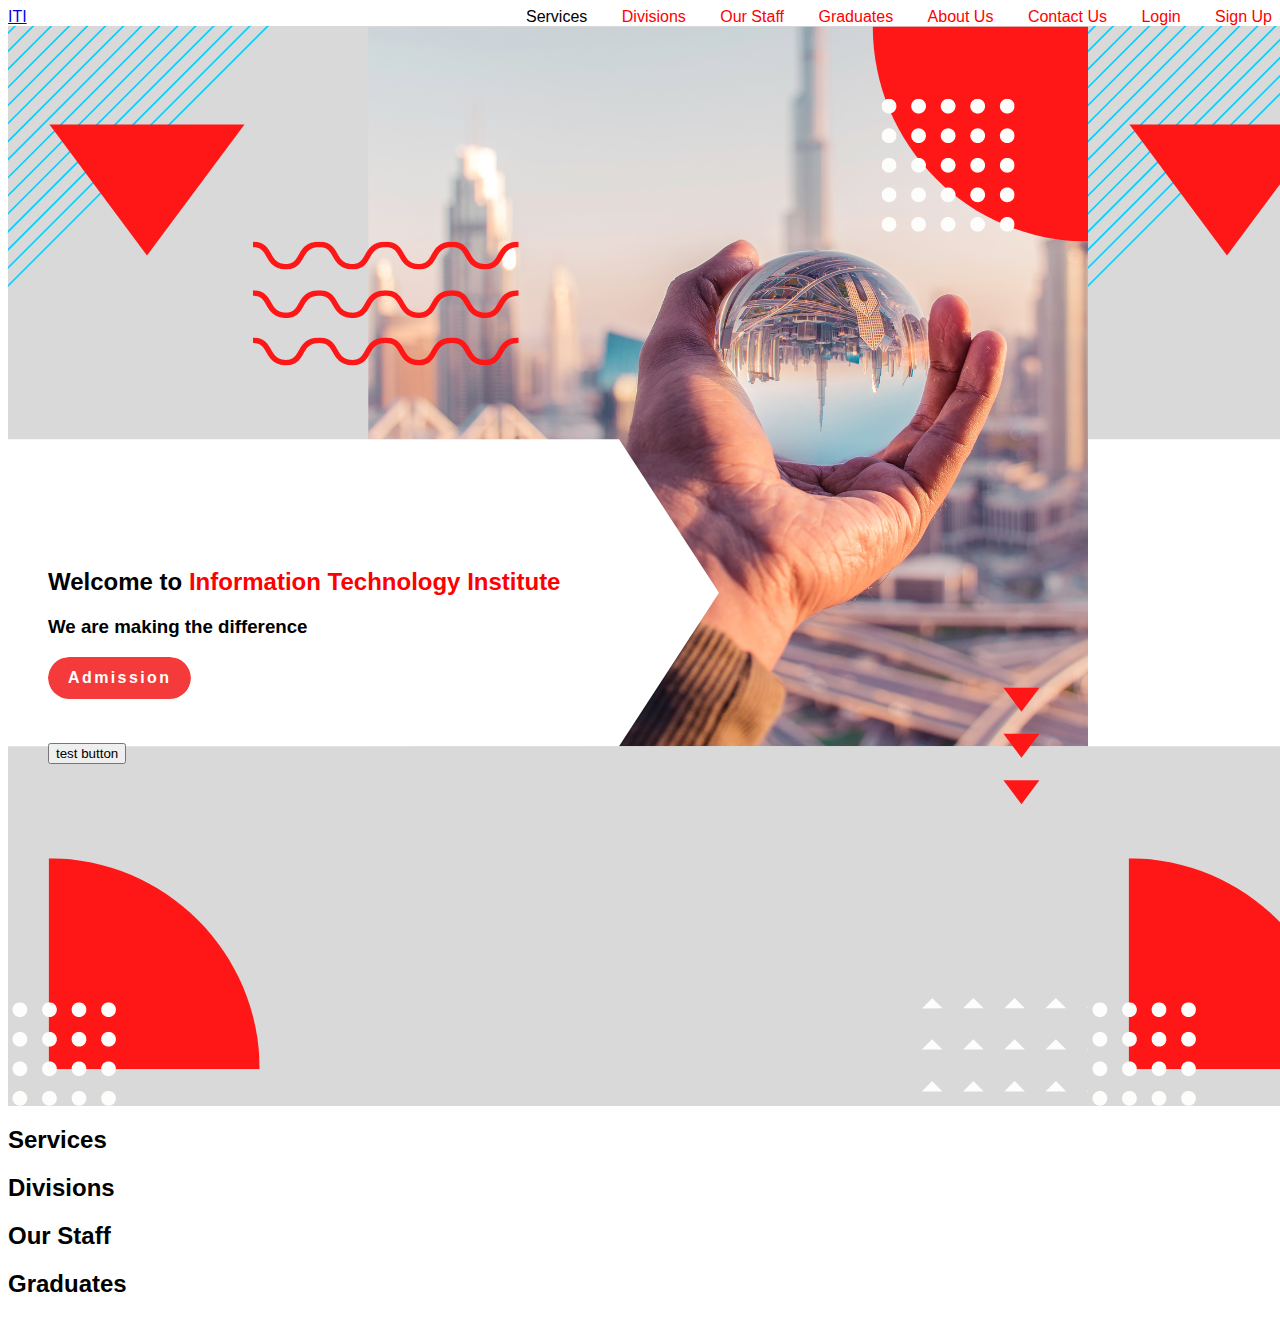
<file: AcademicSite/index.html>
<!DOCTYPE html>
<html lang="en">
<head>
    <meta charset="UTF-8">
    <meta http-equiv="X-UA-Compatible" content="IE=edge">
    <meta name="viewport" content="width=device-width, initial-scale=1.0">
    <title>ITI Web Page</title>
    <link rel="stylesheet" href="style.css">
</head>
<body>
    <header>
        <a href="#" alt="icon">ITI</a>
        <nav class="navigation">
            <a href="#" style="color: black;">Services</a>
            <a href="#">Divisions</a>
            <a href="#">Our Staff</a>
            <a href="#">Graduates</a>
            <a href="#">About Us</a>
            <a href="#">Contact Us</a>
            <a href="#">Login</a>
            <a href="/SignUp.html">Sign Up</a>
        </nav>
    </header>
    
    <section class="top">
        <div>
            <h2>Welcome to <span>Information Technology Institute</span></h2>
            <h3>We are making the difference</h3>
            <div class="container">
                <a href="/Admission.html" class="button" aria-label="admission button">Admission</a>
            </div>
            <button aria-label="admission button">
                test button
            </button>
        </div>
        
    </section>

    <section>
        <h2>Services</h2>
    </section>

    <section>
        <h2>Divisions</h2>
    </section>

    <section>
        <h2>Our Staff</h2>
    </section>

    <section>
        <h2>Graduates</h2>
    </section>

    <footer>

    </footer>

</body>
</html>
</file>
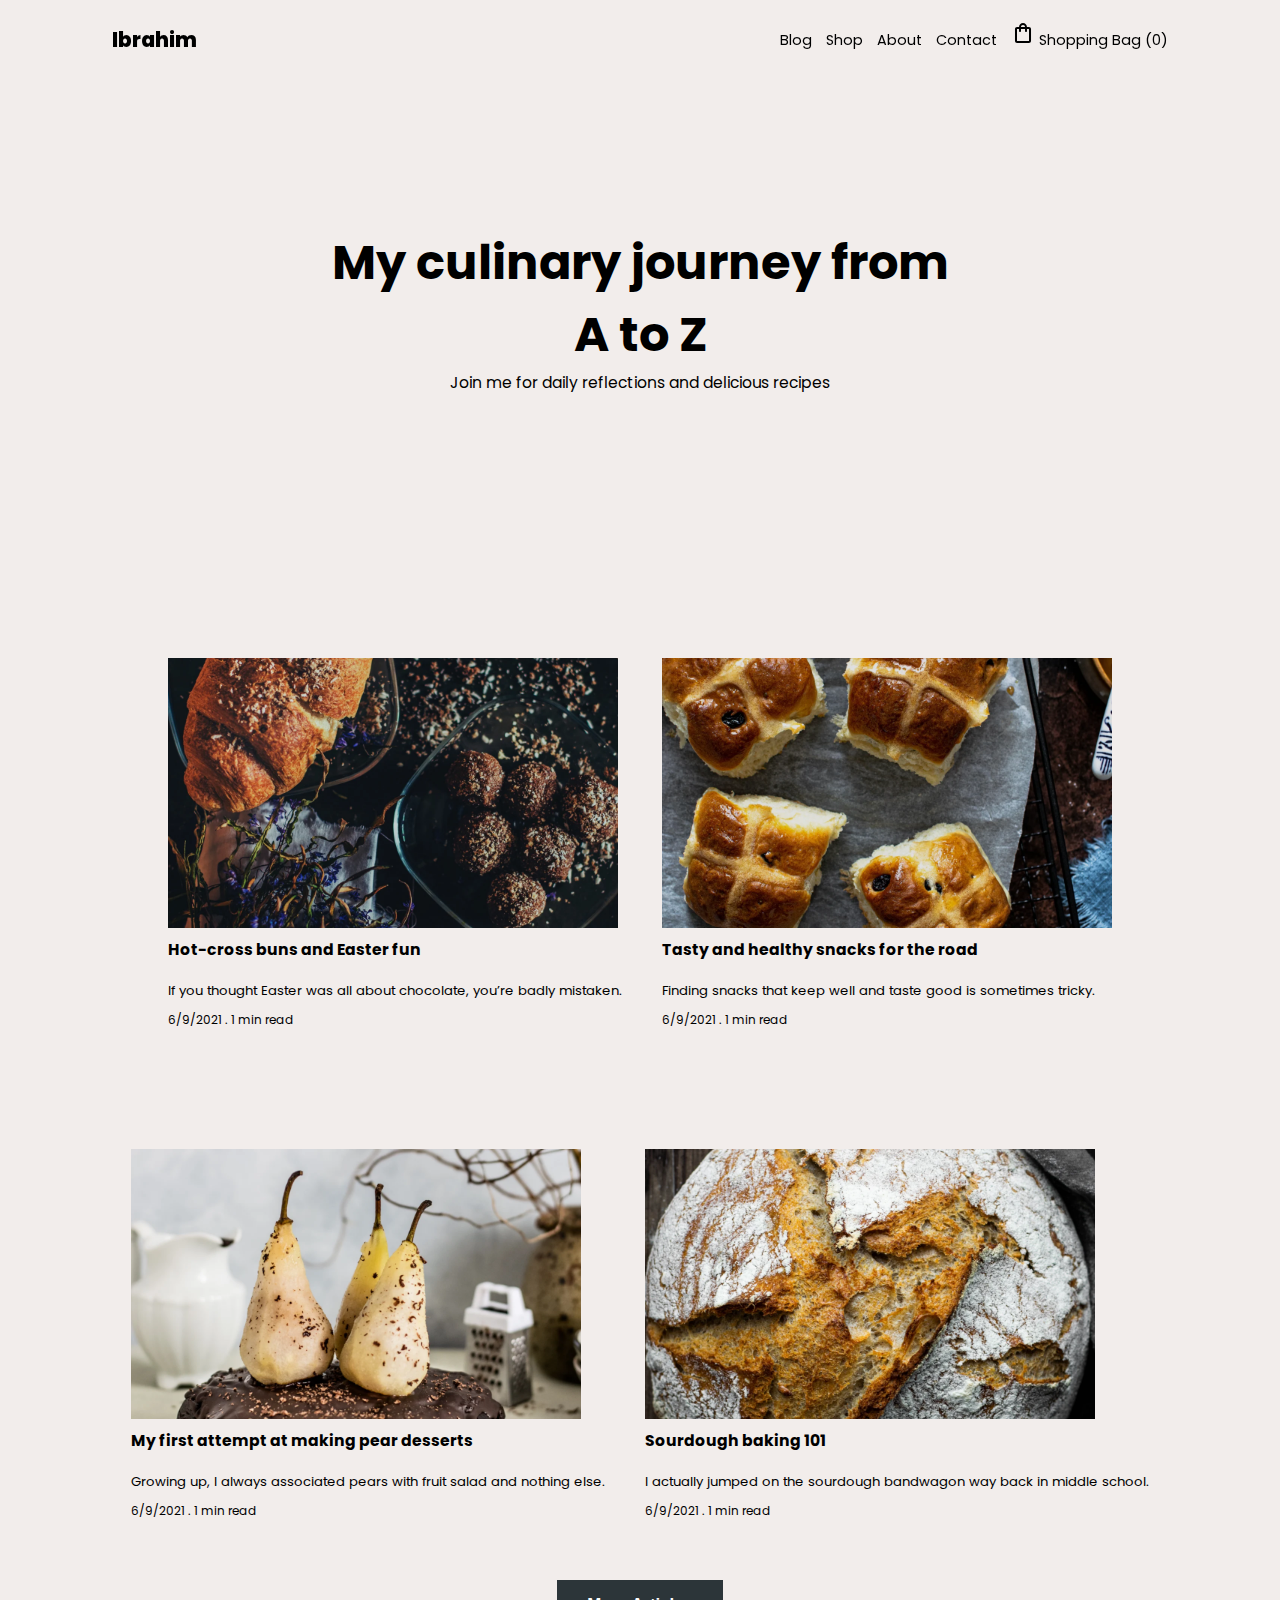
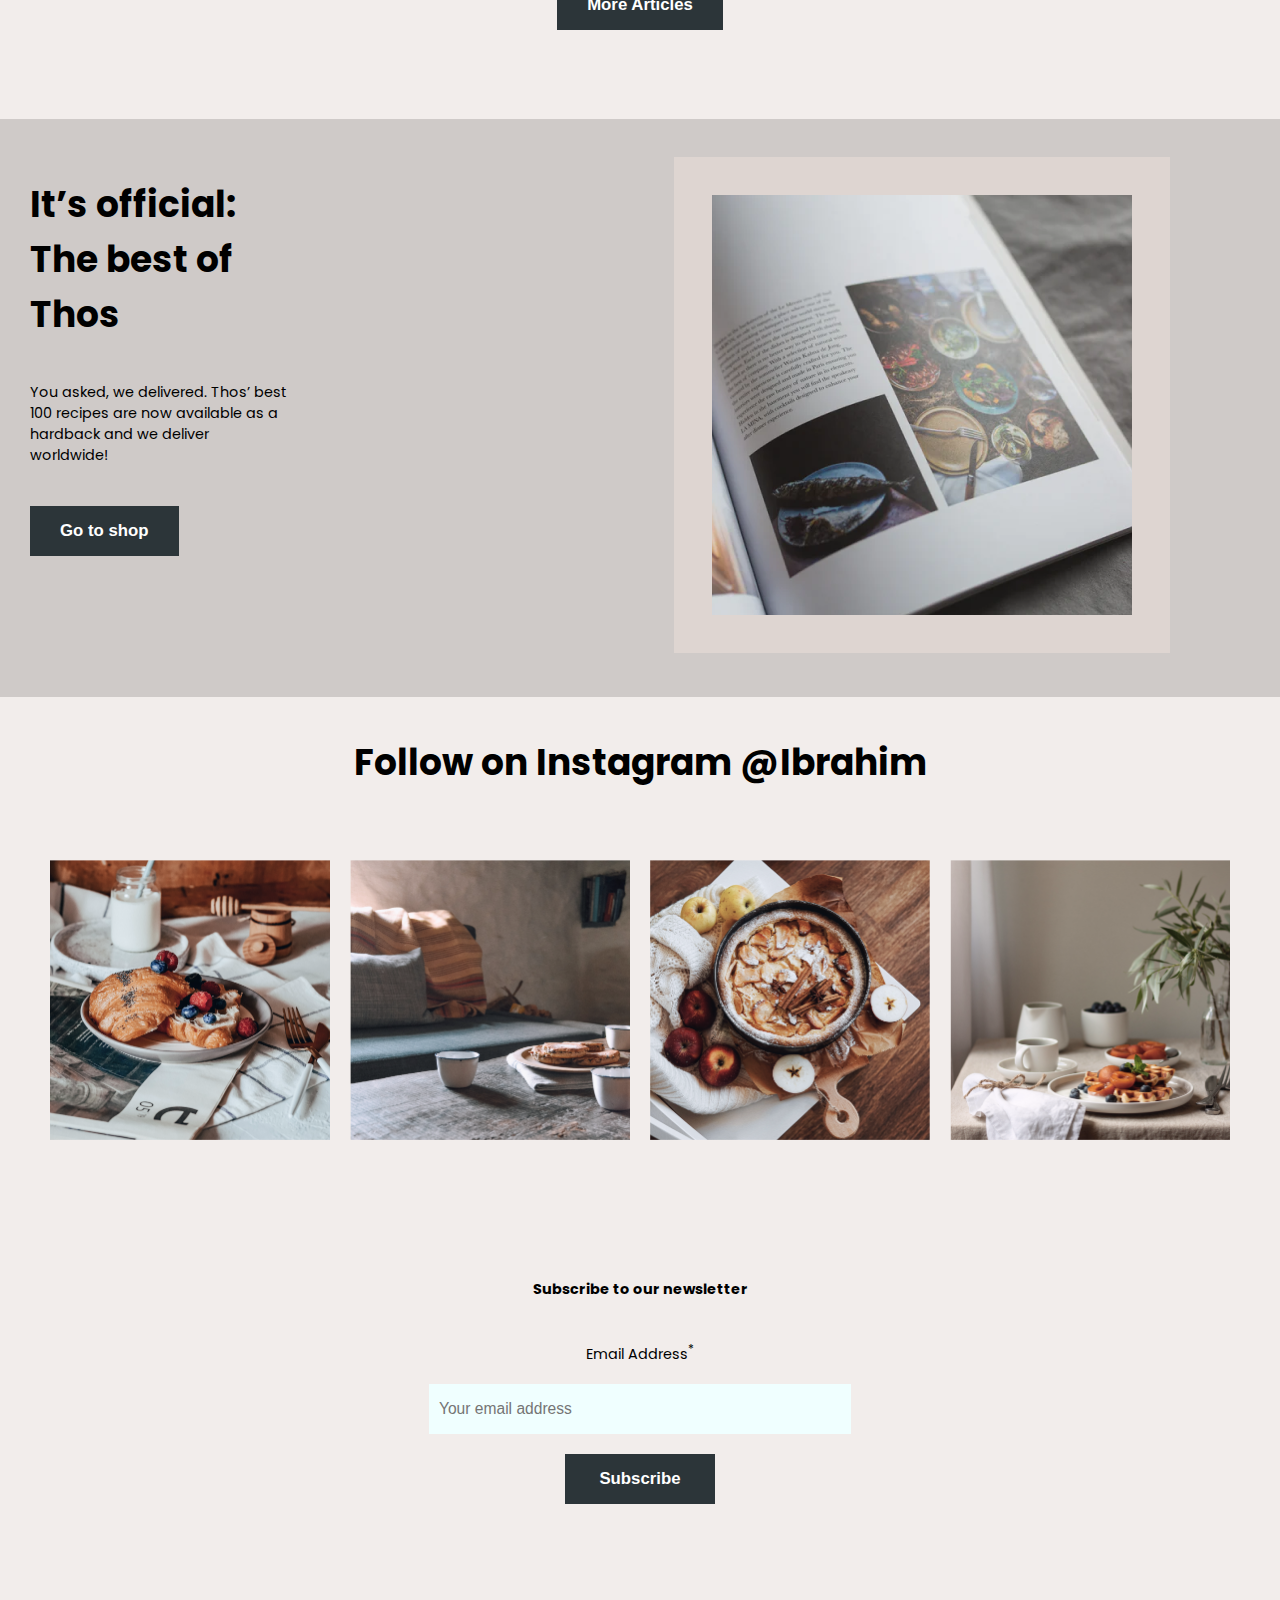
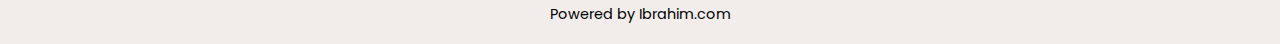
<file: FoodWebSiteHomePage/index.html>
<!DOCTYPE html>
<html lang="en">
<head>
    <meta charset="UTF-8">
    <meta http-equiv="X-UA-Compatible" content="IE=edge">
    <meta name="viewport" content="width=device-width, initial-scale=1.0">
    <title>Home</title>
    <link rel="stylesheet" href="style.css">
    <link href="https://fonts.googleapis.com/css?family=Material+Icons|Material+Icons+Outlined|Material+Icons+Two+Tone|Material+Icons+Round|Material+Icons+Sharp|Material+Symbols|Material+Symbols+Outlined" rel="stylesheet">
    <link rel="stylesheet" href="https://cdnjs.cloudflare.com/ajax/libs/font-awesome/6.1.1/css/all.min.css" integrity="sha512-KfkfwYDsLkIlwQp6LFnl8zNdLGxu9YAA1QvwINks4PhcElQSvqcyVLLD9aMhXd13uQjoXtEKNosOWaZqXgel0g==" crossorigin="anonymous" referrerpolicy="no-referrer" />
</head>
<body>
    <header>
        <div class="nav-bar">
            <div class="logo">
                <span>Ibrahim</span>
            </div>
            <div class="links">
                <a href="#">Blog</a>
                <a href="#">Shop</a>
                <a href="#">About</a>
                <a href="#">Contact</a>
                <a href="#">
                    <span class="material-icons-outlined">
                        shopping_bag
                    </span> Shopping Bag (0)
                </a>
            </div>
        </div>
    </header>
    <section class="main">
        <div class="title">
            <h1>My culinary journey from A to Z</h1>
            <p>Join me for daily reflections and delicious recipes</p>
        </div>
    </section>
    <section>
        <div class="articles">
            <div class="articles-section">
                <div class="posts">
                    <img src="images/post1.webp" alt="">
                    <h3>Hot-cross buns and Easter fun</h3>
                    <p>If you thought Easter was all about chocolate, you’re badly mistaken.</p>
                    <span>6/9/2021 . 1 min read</span>
                </div>
                <div class="posts">
                    <img src="images/post2.webp" alt="">
                    <h3>Tasty and healthy snacks for the road</h3>
                    <p>Finding snacks that keep well and taste good is sometimes tricky.</p>
                    <span>6/9/2021 . 1 min read</span>
                </div>
            </div>
            <div class="articles-section">
                <div class="posts">
                    <img src="images/post3.webp" alt="">
                    <h3>My first attempt at making pear desserts</h3>
                    <p>Growing up, I always associated pears with fruit salad and nothing else.</p>
                    <span>6/9/2021 . 1 min read</span>
                </div>
                <div class="posts">
                    <img src="images/post4.webp" alt="">
                    <h3>Sourdough baking 101</h3>
                    <p>I actually jumped on the sourdough bandwagon way back in middle school.</p>
                    <span>6/9/2021 . 1 min read</span>
                </div>
            </div>
        </div>
        <div class="more">
            <button class="btn">
                More Articles
            </button>
        </div>
    </section>
    <section class="news-feed-sec">
        <div class="news-feed">
            <div class="text">
                <h2>It’s official: The best of Thos</h2>
                <p>You asked, we delivered. Thos’ best 100 recipes are now available as a hardback and we deliver worldwide!</p>
                <div class="news-feed-btn">
                    <button class="btn">Go to shop</button>
                </div>
            </div>
            <div class="img1">
                <img src="images/img1.webp" alt="">
            </div>
        </div>
    </section>
    <section>
        <div class="follow-sec">
            <h2>Follow on Instagram @Ibrahim</h2>
        <div class="img2">
            <img src="images/img2_1.webp" alt="">
            <img src="images/img2_2.webp" alt="">
            <img src="images/img2_3.webp" alt="">
            <img src="images/img2_4.webp" alt="">
        </div>
        </div>
    </section>
    <footer>
        <div class="footer-content">
            <h4>Subscribe to our newsletter</h4>
            <div class="email">
                <label for="email">Email Address<sup>*</sup></label>
                <input type="email" name="email" id="email" placeholder="Your email address">
                <button class="btn">Subscribe</button>
            </div>
            <div class="social-links">
                <a href="#"><i class="fa-brands fa-instagram"></i></a>
                <a href="#"><i class="fa-brands fa-facebook"></i></a>
                <a href="#"><i class="fa-brands fa-twitter"></i></a>
                <a href="#"><i class="fa-brands fa-pinterest-p"></i></a>
            </div>
            <span>Powered by Ibrahim.com</span>
        </div>

    </footer>
</body>
</html>
</file>
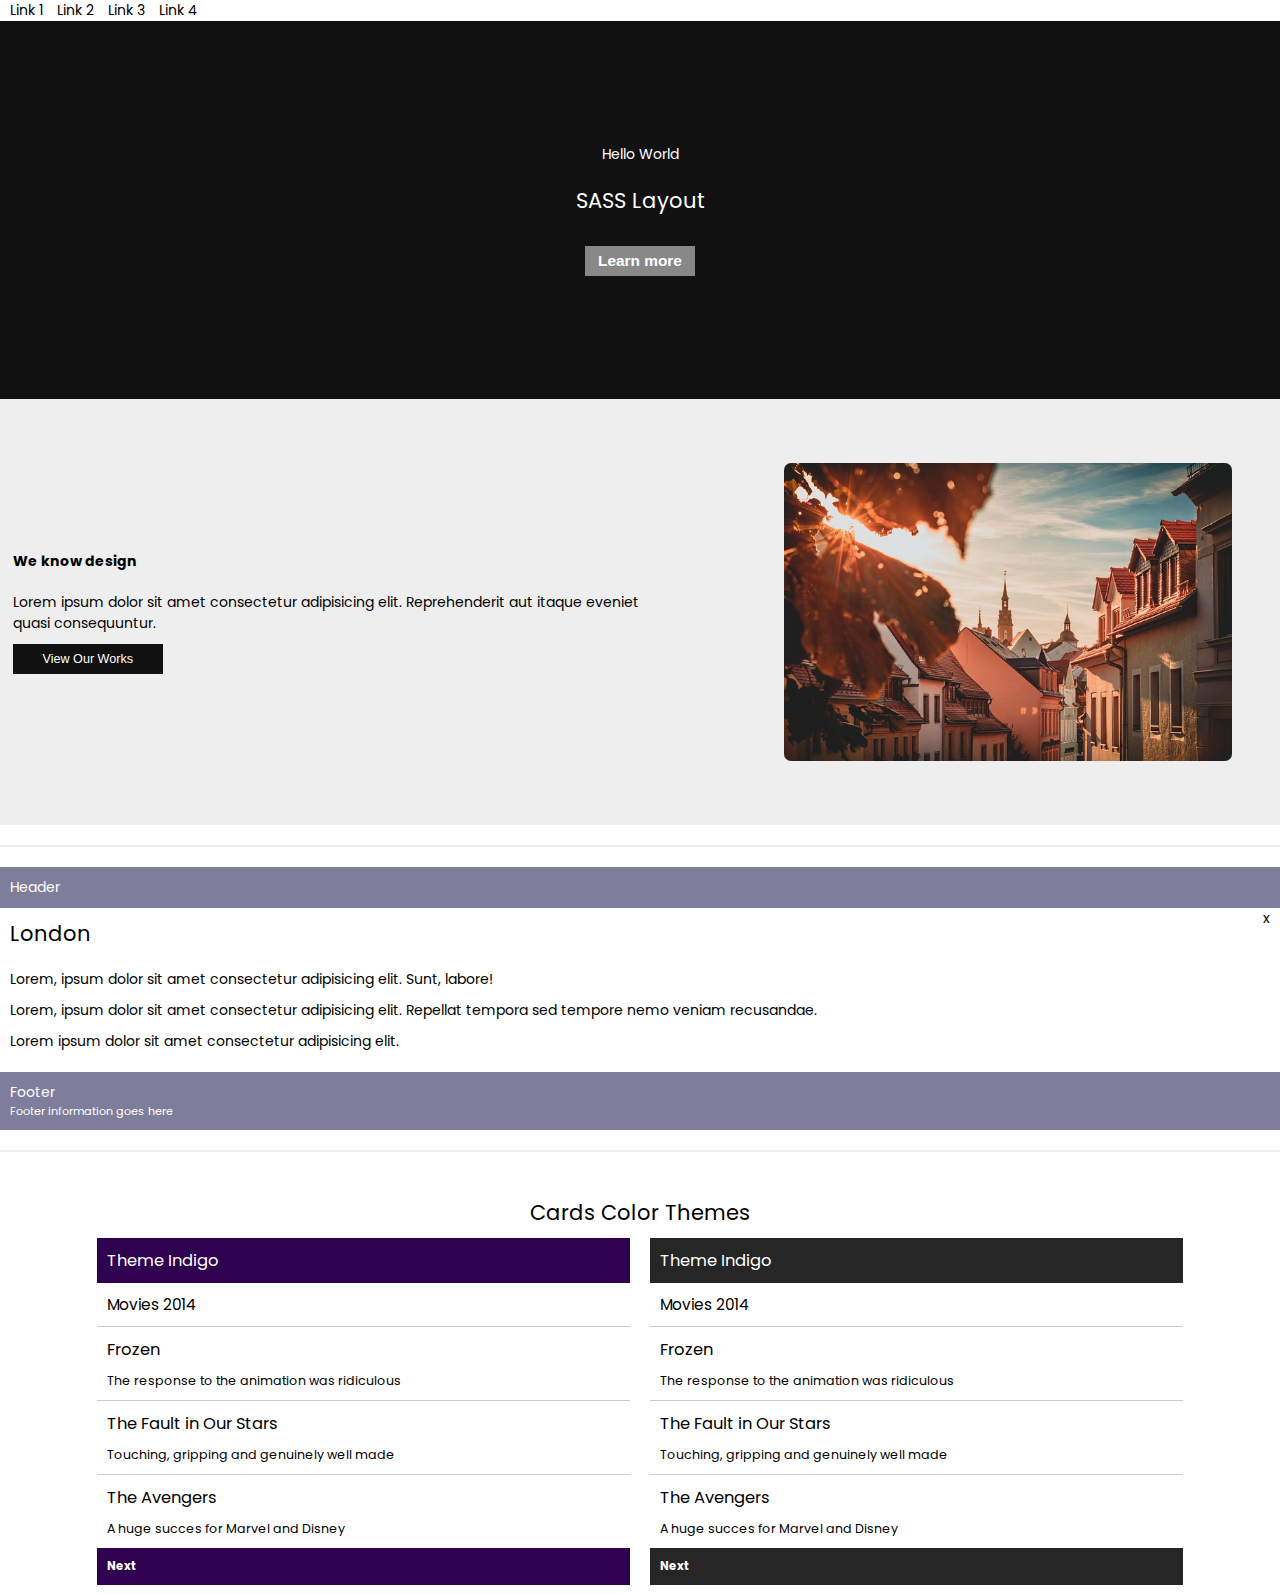
<file: PageLayout(SCSS)/index.html>
<!DOCTYPE html>
<html lang="en">
<head>
    <meta charset="UTF-8">
    <meta http-equiv="X-UA-Compatible" content="IE=edge">
    <meta name="viewport" content="width=device-width, initial-scale=1.0">
    <title>Document</title>
    <link rel="stylesheet" href="styles/style.css">
</head>
<body>
    <div class="row" id="nav-bar">
        <div class="col-3">
            <a href="#">Link 1</a>
            <a href="#">Link 2</a>
            <a href="#">Link 3</a>
            <a href="#">Link 4</a>
        </div>
    </div>
    <div class="row" id="cover">
        <div class="col-3">
            <h4>Hello World</h4>
            <h2>SASS Layout</h2>
            <button class="btn">
                Learn more
            </button>
        </div>
    </div>
    <div class="row" id="main">
        <div class="col-6" id="main__content">
            <h4>We know design</h4>
            <p>Lorem ipsum dolor sit amet consectetur adipisicing elit. Reprehenderit aut itaque eveniet quasi consequuntur.</p>
            <button class="btn-2">
                View Our Works
            </button>
        </div>
        <div class="col-6">
            <img class="main__img" src="./images/img.jpeg">
        </div>
    </div>
    <div class="row" id="break"></div>
    <div class="row" id="blog-hd-border">
        <div class="col-12">
            <span>Header</span>
        </div>
    </div>
    <div class="row" id="blog-body">
        <div class="col-12">
            <h2>London</h2>
            <span>x</span>
        </div>
    </div>
    <div class="row" id="blog-body-para">
        <div class="col-12">
            <p>Lorem, ipsum dolor sit amet consectetur adipisicing elit. Sunt, labore!</p>
            <p>Lorem, ipsum dolor sit amet consectetur adipisicing elit. Repellat tempora sed tempore nemo veniam recusandae.</p>
            <p>Lorem ipsum dolor sit amet consectetur adipisicing elit.</p>
        </div>
    </div>
    <div class="row" id="blog-ft-border">
        <div class="col-12">
            <span>Footer</span>
            <span>Footer information goes here</span>
        </div>
    </div>
    <div class="row" id="break"></div>
    <div class="row" id="cards-title">
        <div class="col-3">
            <h2>Cards Color Themes</h2>
        </div>
    </div>
    <div class="row" id="cards-section">
        <div class="col-5 card card--indigo">
            <h3 class="card__head card__head--indigo">
                Theme Indigo
            </h3>
            <h3 class="card__sub-head">
                Movies 2014
            </h3>
            <div class="card__movie">
                <h3 class="card__movie__title">
                    Frozen
                </h3>
                <p class="card__movie__review">
                    The response to the animation was ridiculous
                </p>
            </div>
            <div class="card__movie">
                <h3 class="card__movie__title">
                    The Fault in Our Stars
                </h3>
                <p class="card__movie__review">
                    Touching, gripping and genuinely well made
                </p>
            </div>
            <div class="card__movie">
                <h3 class="card__movie__title">
                    The Avengers
                </h3>
                <p class="card__movie__review">
                    A huge succes for Marvel and Disney
                </p>
            </div>
            <div class="card__footer card__footer--indigo">
                <h5>Next</h5>
            </div>
        </div>
        <div class="col-5 card card--black">
            <h3 class="card__head card__head--black">
                Theme Indigo
            </h3>
            <h3 class="card__sub-head">
                Movies 2014
            </h3>
            <div class="card__movie">
                <h3 class="card__movie__title">
                    Frozen
                </h3>
                <p class="card__movie__review">
                    The response to the animation was ridiculous
                </p>
            </div>
            <div class="card__movie">
                <h3 class="card__movie__title">
                    The Fault in Our Stars
                </h3>
                <p class="card__movie__review">
                    Touching, gripping and genuinely well made
                </p>
            </div>
            <div class="card__movie">
                <h3 class="card__movie__title">
                    The Avengers
                </h3>
                <p class="card__movie__review">
                    A huge succes for Marvel and Disney
                </p>
            </div>
            <div class="card__footer card__footer--black">
                <h5>Next</h5>
            </div>
        </div>
    </div>
</body>
</html>
</file>
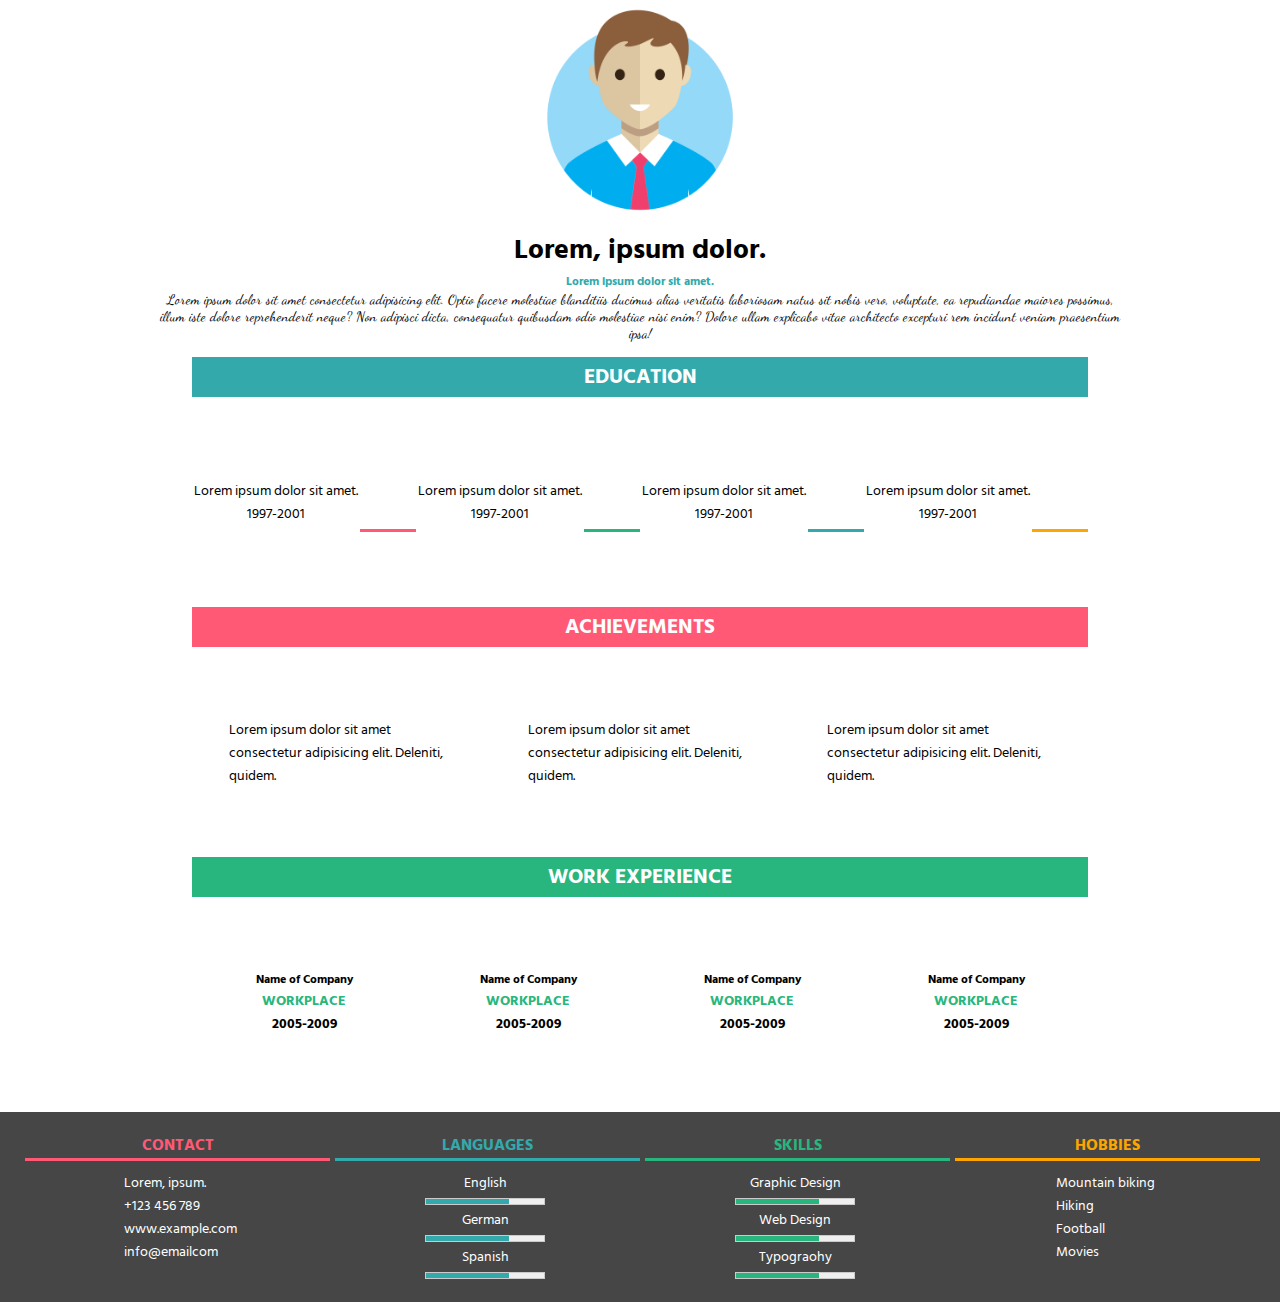
<file: Resume_v2(SCSS)/index.html>
<!DOCTYPE html>
<html lang="en">
<head>
    <meta charset="UTF-8">
    <meta http-equiv="X-UA-Compatible" content="IE=edge">
    <meta name="viewport" content="width=device-width, initial-scale=1.0">
    <title>Resume</title>
    <link rel="stylesheet" href="style.css">
    <style>
        row{
            display: flex;
        }
        /* [class*=col] */
        .col-1{
            width: 6.25%;
        }
        .col-2{
            width: 12.5%;
        }
        .col-3{
            width: 18.75%;
        }
        .col-4{
            width: 25%;
        }
        .col-5{
            width: 31.25%;
        }
        .col-6{
            width: 37.5%;
        }
        .col-7{
            width: 43.75%;
        }
        .col-8{
            width: 50%;
        }
        .col-9{
            width: 56.25%;
        }
        .col-10{
            width: 62.5%;
        }
        .col-11{
            width: 68.75%;
        }
        .col-12{
            width: 75%;
        }
        .col-13{
            width: 81.25%;
        }
        .col-14{
            width: 87.5%;
        }
        .col-15{
            width: 93.75%;
        }
        .col-16{
            width: 100%;
        }

    </style>
    <link rel="stylesheet" href="https://cdnjs.cloudflare.com/ajax/libs/font-awesome/6.2.0/css/all.min.css" integrity="sha512-xh6O/CkQoPOWDdYTDqeRdPCVd1SpvCA9XXcUnZS2FmJNp1coAFzvtCN9BmamE+4aHK8yyUHUSCcJHgXloTyT2A==" crossorigin="anonymous" referrerpolicy="no-referrer" />
</head>
<body>
    <div class="row">
        <div id="profileImg" class="col-16 profileImg">
            <img src="./male.png" alt="">
            <img src="./download.jpeg" alt="">
        </div>
    </div>
    <div class="row profileInfo">
        <div class="col-16">
            <h1>Lorem, ipsum dolor.</h1>
            <h5>Lorem ipsum dolor sit amet.</h5>
            <p>Lorem ipsum dolor sit amet consectetur adipisicing elit. Optio facere molestiae blanditiis ducimus alias veritatis laboriosam natus sit nobis vero, voluptate, ea repudiandae maiores possimus, illum iste dolore reprehenderit neque? Non adipisci dicta, consequatur quibusdam odio molestiae nisi enim? Dolore ullam explicabo vitae architecto excepturi rem incidunt veniam praesentium ipsa!</p>
        </div>
    </div>
    <div class="row cv-section eduTitle">
        <div class="col-16">
            <h2>EDUCATION</h2>
        </div>
    </div>
    <div class="row cv-section eduBody">
        <div class="col-3">
            <p>Lorem ipsum dolor sit amet.</p>
            <span>1997-2001</span>
        </div>
        <div class="col-1">
            <span></span>
        </div>
        <div class="col-3">
            <p>Lorem ipsum dolor sit amet.</p>
            <span>1997-2001</span>
        </div>
        <div class="col-1">
            <span></span>
        </div>
        <div class="col-3">
            <p>Lorem ipsum dolor sit amet.</p>
            <span>1997-2001</span>
        </div>
        <div class="col-1">
            <span></span>
        </div>
        <div class="col-3">
            <p>Lorem ipsum dolor sit amet.</p>
            <span>1997-2001</span>
        </div>
        <div class="col-1">
            <span></span>
        </div>
    </div>
    <div class="row cv-section achTitle">
        <div class="col-16">
            <h2>ACHIEVEMENTS</h2>
        </div>
    </div>
    <div class="row cv-section achBody">
        <div class="col-4">
            <p class="achevP">Lorem ipsum dolor sit amet consectetur adipisicing elit. Deleniti, quidem.</p>
        </div>
        <div class="col-4">
            <p class="achevP">Lorem ipsum dolor sit amet consectetur adipisicing elit. Deleniti, quidem.</p>
        </div>
        <div class="col-4">
            <p class="achevP">Lorem ipsum dolor sit amet consectetur adipisicing elit. Deleniti, quidem.</p>
        </div>
    </div>
    <div class="row cv-section workTitle">
        <div class="col-16">
            <h2>WORK EXPERIENCE</h2>
        </div>
    </div>
    <div class="row cv-section workBody">
        <div class="col-4">
            <h5>Name of Company</h5>
            <span class="workPlace">WORKPLACE</span>
            <span>2005-2009</span>
        </div>
        <div class="col-4">
            <h5>Name of Company</h5>
            <span class="workPlace">WORKPLACE</span>
            <span>2005-2009</span>
        </div>
        <div class="col-4">
            <h5>Name of Company</h5>
            <span class="workPlace">WORKPLACE</span>
            <span>2005-2009</span>
        </div>
        <div class="col-4">
            <h5>Name of Company</h5>
            <span class="workPlace">WORKPLACE</span>
            <span>2005-2009</span>
        </div>
    </div>

    <div class="row footer">
        <div class="col-4">
            <h3>CONTACT</h3>
            <ul>
                <li><i class="fa-solid fa-house-user"></i>Lorem, ipsum.</li>
                <li><i class="fa-solid fa-phone"></i>+123 456 789</li>
                <li><i class="fa-solid fa-at"></i>www.example.com</li>
                <li><i class="fa-brands fa-chrome"></i>info@emailcom</li>
            </ul>
        </div>
        <div class="col-4">
            <h3>LANGUAGES</h3>
        <div class="footerMeter">
            <label for="English">
                English
            </label>
            <meter class="lanMeter" min="0" max="1" value="0.7"></meter>
        </div>
        <div class="footerMeter">
            <label for="German">
                German
            </label>
            <meter class="lanMeter" min="0" max="1" value="0.7"></meter>
        </div>
        <div class="footerMeter">
            <label for="Spanish">
                Spanish
            </label>
            <meter class="lanMeter" min="0" max="1" value="0.7"></meter>
        </div>
        </div>
        <div class="col-4">
            <h3>SKILLS</h3>
                <div class="footerMeter">
                    <label for="GraphicDesign">
                        Graphic Design
                    </label>
                    <meter id="GraphicDesign" class="skillMeter" min="0" max="1" value="0.7"></meter>
                </div>
                <div class="footerMeter">
                    <label for="German">
                        Web Design
                    </label>
                    <meter id="WebDesign" class="skillMeter" min="0" max="1" value="0.7"></meter>
                </div>
                <div class="footerMeter">
                    <label for="Spanish">
                        Typograohy
                    </label>
                    <meter id="Typograohy" class="skillMeter" min="0" max="1" value="0.7"></meter>
                </div>
        </div>
        <div class="col-4">
             <h3>HOBBIES</h3>
           <ul>
                <li>Mountain biking</li>
                <li>Hiking</li>
                <li>Football</li>
                <li>Movies</li>
            </ul>
        </div>
    </div>
</body>
</html>
</file>
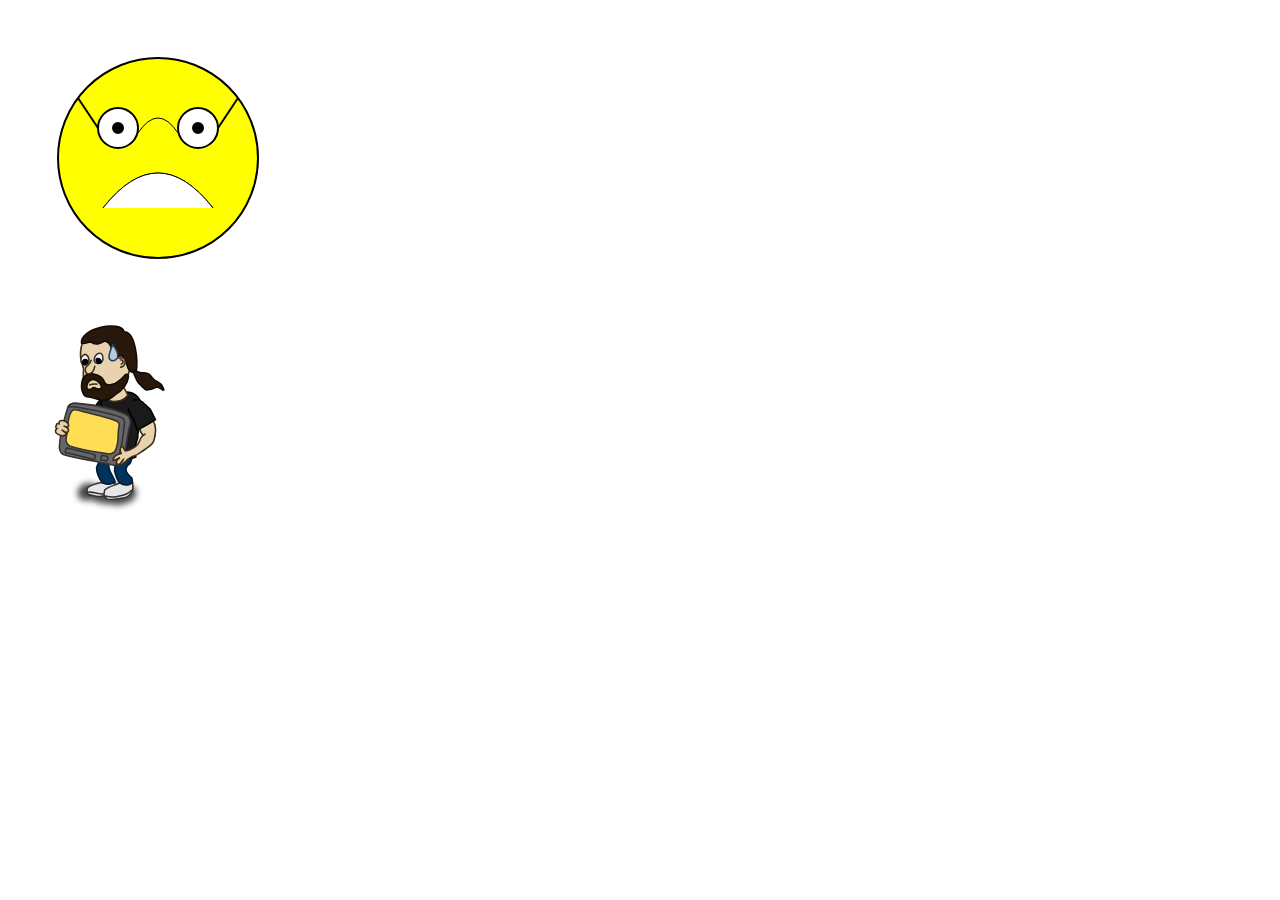
<file: SVGDemo/index.html>
<!DOCTYPE html>
<html lang="en">
<head>
    <meta charset="UTF-8">
    <meta http-equiv="X-UA-Compatible" content="IE=edge">
    <meta name="viewport" content="width=device-width, initial-scale=1.0">
    <title>SVG draw</title>
</head>
<body>
    <svg width="300px" height="300px">
        <circle cx="150" cy="150" r="100" fill="yellow" stroke="black" stroke-width="2" />

        <circle id="c1" cx="110" cy="120" r="20" fill="white" stroke="black" stroke-width="2" />
        <circle cx="110" cy="120" r="5" fill="black" stroke="black" stroke-width="2" />

        <line x1="90" y1="120" x2="70" y2="90" style="stroke:black ;stroke-width:2" />
        
        <g transform="translate(120,75)">
            <path d="M 10 50 Q 30 20 50 50" stroke="black" fill="transparent"/>
        </g>

        <circle id="c2" cx="190" cy="120" r="20" fill="white" stroke="black" stroke-width="2" />
        <circle cx="190" cy="120" r="5" fill="black" stroke="black" stroke-width="2" />

        <line x1="210" y1="120" x2="230" y2="90" style="stroke:black ;stroke-width:2" />
        
        <g transform="translate(85,120)">
            <path d="M 10 80 Q 65 10 120 80" stroke="black" fill="white"/>
        </g>
        
        <g transform="translate(85,120)">
            <path d="M 10 80 Q 65 10 120 80" stroke="black" fill="white"/>
        </g>
        
    </svg>

    <div class="container" style="width: 200px;">
        <svg xmlns:rdf="http://www.w3.org/1999/02/22-rdf-syntax-ns#" xmlns="http://www.w3.org/2000/svg" xmlns:cc="http://creativecommons.org/ns#" xmlns:dc="http://purl.org/dc/elements/1.1/" xmlns:svg="http://www.w3.org/2000/svg" id="svg2" viewBox="0 0 128 128" version="1.0">
            <defs id="defs4">
              <filter id="filter3443" y="-.32663" width="1.2503" x="-.12514" height="1.6533">
                <feGaussianBlur id="feGaussianBlur3445" stdDeviation="1.9634296"/>
              </filter>
            </defs>
            <g id="layer1">
              <path id="path2651" filter="url(#filter3443)" fill-rule="evenodd" fill-opacity=".7284" d="m60.835 110.98c-1.872 0.61-6.114-0.64-8.895-1.33-2.357-0.59-4.728 1.17-5.782 2.22-1.414 1.42-1.726 4.22-1.335 5.78 0.832 3.33 5.383 3.11 7.561 2.67 2.008-0.4 4.245 1.29 6.227 1.78 2.276 0.57 4.263 0.89 7.116 0.89 2.9 0 4.684 1.44 7.561 0 2.231-1.11 4.29-0.77 6.226-2.22 1.513-1.14 2.227-3.13 2.669-4.89 0.784-3.14-1.877-3.61-3.558-4.45-2.161-1.08-5.907-0.42-7.561 0-1.773 0.44-3.316-2.23-5.782-2.23-1.999 0-1.059 1.78-4.447 1.78z"/>
              <path id="path2637" d="m59.602 109.09c-3.176 0.63-5.789 1.22-8.486 3.18-0.6 0.72-0.572 1.42-0.53 2.3 0.237 0.77 0.511 1.51 0.707 2.3 2.752 0.26 5.793 1.9 8.667 0.98 3.018 0.04 6.07-1.02 8.569-2.84 0.577-1.71-0.042-4.02-0.177-5.92-2.784 0.88-5.948 0.73-8.75 0z" fill-rule="evenodd" stroke="#333" stroke-width="1px" fill="#e6e6e6"/>
              <path id="path2639" stroke="#333" stroke-width="1px" fill="none" d="m51.293 115.37c3.252-0.56 6.502 1.57 9.887 1.12 3.144-0.1 4.775-2.39 7.084-2.54"/>
              <path id="path2641" d="m70.827 109.62c-2.53 1.35-6.339 2.05-8.839 4.16-0.427 0.89-0.409 1.93-0.53 2.91 0.144 1.3 0.905 2.11 1.856 2.92 2.567 0.99 5.429 0.22 8.043-0.27 2.295-0.08 5.001-0.6 6.599-2.35 2.47-2.31 2.056-4.51 1.798-7.72-2.975 0.22-5.944 0.35-8.927 0.35z" fill-rule="evenodd" stroke="#333" stroke-width="1px" fill="#e6e6e6"/>
              <path id="path2593" d="m61.906 53.551c-3.065 2.389-5.291 5.282-6.953 8.734-1.796 2.347-3.588 4.409-4.328 7.33 3.823 1.299 7.91 1.084 11.729 2.172 2.454-4.48 2.886-9.717 3.691-14.69" fill-rule="evenodd" stroke="#000" stroke-width="1px" fill="#1a1a1a"/>
              <path id="path2633" d="m70.666 87.471c-0.145 0.779-1.64 2.177-1.375 3.5 0.203 1.016-0.367 2.281-0.125 3.25-0.482 2.545-0.821 4.857-1 7.379 0.515 2.2 1.863 6.19 3.375 7.75 2.63 1.98 6.665 1.89 8.125-0.63-0.251-1-0.06-1.6-0.5-2.62-3.299-2.64-5.709-6.02-1.125-9.129 2.492-4.704 1.671-7.092 1.5-10.875-2.168-0.801-7.507-0.221-8.875 1.375z" fill-rule="evenodd" stroke="#00192e" stroke-width="1px" fill="#00325c"/>
              <path id="path2635" d="m59.541 87.346c-0.145 0.779-0.89 2.802-0.625 4.125 0.943 2.795-1.551 5.531-2.25 8.375 0.016 2.794 1.753 7.324 3.75 9.374 2.845 1.13 5.706 1.85 8.125-0.62-1.246-3.86-4.594-7.12-4-11.129 0.029-3.8 7.143-6.93 7-10.75-2.168-0.801-10.632-0.971-12 0.625z" fill-rule="evenodd" stroke="#00192e" stroke-width="1px" fill="#00325c"/>
              <path id="path2581" d="m81.835 92.695c-2.291-3.821 0.35-8.682 1.261-12.556-0.52-5.081 3.382-9.87 3.036-14.925-0.025-3.14-0.653-6.053-1.818-8.954-1.427-2.64-3.594-4.334-6.571-4.913-3.927 0.018-7.737-1.052-11.676-0.763-2.993 0.826-5.224 2.582-5.969 5.58-0.526 2.727-0.693 5.228-2.318 7.528-1.009 4.352-3.106 8.62-3.112 13.128 0.156 5.267-2.35 7.065-2.508 12.274 4.798-1.911 10.006 2.734 15.124 2.885 4.44-0.911 11.474 3.549 14.551 0.716z" fill-rule="evenodd" stroke="#000" stroke-width="1px" fill="#1a1a1a"/>
              <path id="path2550" d="m59.986 11.97c-10.427 0.7-14.048 7.877-13.535 16.832 0.137 1.872 1.27 5.491 1.869 7.312 0.051 3.668-0.652 6.494 0.686 9.98 1.621 4.952 5.205 7.389 10.164 8.12 4.325-0.401 10.039-2.297 13.064-5.561 4.371-4.143 5.301-10.683 6.6-16.434 0.216-5.419-2.766-10.356-4.658-15.258-2.526-5.331-9.048-6.138-14.19-4.991z" fill-rule="evenodd" stroke="#3f2d10" stroke-width="1px" fill="#e9d2af"/>
              <path id="path2554" d="m47.102 20c-1.361-9.789 25.23-14.995 27.198-7.32 7.579 0.029 9.026 19.332 7.638 26.112-7.781 0.488-4.395-8.815-9.08-10.746-1.961-0.34-2.497 1.183-4.129 1.72-3.685-2.006-0.633-9.227-6.491-11.225-2.692 1.324-6.082 3.311-9.168 0.669-2.459 0.18-3.813 1.475-5.968 0.79z" fill-rule="evenodd" stroke="#120a04" stroke-width="1px" fill="#28170b"/>
              <path id="path2556" d="m80.716 37.479c-1.575 0.115 1.547 5.526 1.899 6.597 0.547 1.66 3.788 3.919 4.996 5.307 1.027 1.179 4.961-0.299 5.969-0.79 1.696-0.826 3.799-0.022 4.661 0.723 2.689 2.325 0.924-1.231 0.173-2.494-0.59-0.992-3.043-2.205-4.111-2.89-1.814-1.165-2.273-2.625-3.835-3.974-1.49-1.288-3.157-1.188-5.039-1.05-1.176 0.085-3.254-1.246-4.713-1.429z" fill-rule="evenodd" stroke="#120a04" stroke-width="1px" fill="#28170b"/>
              <path id="path2619" d="m63.235 54.489c1.739 4.584 10.352 3.073 13.406-1.289-1.218-2.478-2.081-5.453-4.75-6.75-2.267-0.259-4.467 0.371-6.625 1-1.739 1.355-2.42 5.298-2.031 7.039z" fill-rule="evenodd" stroke="#3f2d10" stroke-width="1px" fill="#e9d2af"/>
              <path id="path2558" d="m48.291 52.514c0.75 1.261 2.138 1.975 3.801 1.854 2.675 0.564 5.295 1.554 7.968 2.269 3.487 0.63 5.853-1.299 8.239-3.452 4.102-2.515 8.245-6.589 8.775-11.576 0.099-2.08-0.713-2.016-1.868-1.555-1.819 2.148-4.126 4.447-6.729 5.692-3.325 1.212-5.982 1.856-7.226-1.979-1.362-3.152-5.066-3.816-8.12-4.358-6.393 0.189-7.177 8.605-4.84 13.105zm5.065-9.174c2.98-1.523 9.966 5.919 4.386 6.009-2.391-0.607-2.987-2.083-4.233-0.035-4.838 1.86-3.34-4.492-0.153-5.974z" fill-rule="evenodd" stroke="#120a04" stroke-width="1px" fill="#28170b"/>
              <path id="path2565" d="m55.635 28.635c-1.144 3.09 0.038 4.767 2.924 4.122 0.925 0.329 2.633-1.994 2.098-3.412 0.037-3.917-3.345-3.756-5.022-0.71z" fill-rule="evenodd" stroke="#333" stroke-width="1px" fill="#fff"/>
              <path id="path2567" d="m49.506 27.077c-2.31 0.699-3.28 2.572-2.629 5.205 3.076 4.807 7.704-2.77 2.629-5.205z" fill-rule="evenodd" stroke="#333" stroke-width="1px" fill="#fff"/>
              <path id="path2569" d="m53.269 30.563c-0.239 2.434-2.484 3.723-3.644 5.028-0.442 2.714 0.08 4.6 3.034 3.789 2.024-1.126 2.747-2.801 2.896-4.974" fill-rule="evenodd" stroke="#3f2d10" stroke-width="1px" fill="#e9d2af"/>
              <path id="path2571" d="m70.759 29.788c5.678-2.75 5.28 5.985 0.899 5.449" fill-rule="evenodd" stroke="#3f2d10" stroke-width="1px" fill="#e9d2af"/>
              <path id="path2573" d="m71.981 31.077c0.74-1.551 3.17 0.952 0.191 2.618" fill-rule="evenodd" stroke="#3f2d10" stroke-width="1px" fill="#e9d2af"/>
              <path id="path2575" stroke="#3f2d10" stroke-width="1px" fill="none" d="m51.94 46.702c0.659-0.217 3.058-1.153 5.361-0.391"/>
              <path id="path2577" stroke-width="1px" stroke="#000" fill-rule="evenodd" d="m58.107 30.085c0.359-0.384-1.947-0.883-1.673 1.125 0.212 1.556 2.129 1.79 2.727 1.305 1.202-0.975-0.466-2.786-1.054-2.43z"/>
              <path id="path2579" stroke-width="1px" stroke="#000" fill-rule="evenodd" d="m49.252 30.788c0.387-0.98-2.185-0.029-1.35 2.104 0.576 1.472 2.161 0.424 2.28 0.335 1.597-1.205 0.041-3.866-0.93-2.439z"/>
              <path id="path2643" stroke="#333" stroke-width="1px" fill="none" d="m62.165 117.75c3.128 0.67 6.523 1.02 8.949 0.06 2.915-0.38 5.516-0.99 8.198-3.86"/>
              <path id="path2411" d="m42.942 58.332c9.911 0.902 25.898 3.088 34.086 8.132 1.05 1.876 1.832 3.836 1.057 5.833-2.485 7.801-1.711 16.12-5.493 23.512-1.093 1.811-2.258 2.323-4.647 2.298-9.512-2.358-22.976-3.953-32.529-6.894-1.726-1.031-2.354-2.535-2.535-4.243 0.221-8.993 2.887-17.883 5.591-26.517 1.155-1.5 2.366-2.02 4.47-2.121z" fill-rule="evenodd" stroke="#333" stroke-width="1px" fill="#666"/>
              <path id="path3185" stroke="#333" stroke-width="1px" fill="none" d="m38.714 61.161c0.507-0.848 3.641-0.354 4.95-0.354 6.619 1.269 23.422 4.001 29.522 7.071 1.655 1.116 1.675 2.426 1.237 4.243-0.633 8.708-2.462 17.353-4.949 25.632"/>
              <path id="path3189" d="m91.125 67c3.177 3.487 4.001 7.063 3 11.75-0.216 0.862-0.546 1.468-0.875 2.125-0.144 0.288-1.154 0.632-1.625 0.75-0.728 0.182-1.319 0.25-2.125 0.25-2.633-1.733-4.827-4.708-5.25-7.875-1.237-4.736 2.923-12.772 6.875-7z" fill-rule="evenodd" stroke="#3f2d10" stroke-width="1px" fill="#e9d2af"/>
              <path id="path2585" d="m76.841 61.652c0.714 2.442 1.877 4.56 3.228 6.682 1.211 2.214 1.974 4.585 2.581 7.017 3.986-1.409 7.955-4.17 11.733-6.431-0.908-1.912-1.934-3.757-2.81-5.691-1.286-2.514-3.785-3.566-5.512-5.591-1.916-1.668-4.096-2.152-6.38-0.842" fill-rule="evenodd" stroke="#000" stroke-width="1px" fill="#1a1a1a"/>
              <path id="path2421" d="m39.605 65.58c-2.106 5.801-1.015 9.784-2.475 15.733-0.108 1.98 0.691 3.399 2.298 4.42 8.089 2.946 16.897 3.788 25.456 5.126 1.969-0.037 3.452-0.976 4.066-2.828 2.312-5.154 1.05-8.639 1.945-14.143 0.745-2.625 0.171-3.42-2.299-4.419-7.758-3.335-16.143-4.198-24.218-6.717-3.269-0.565-3.549 0.058-4.773 2.828z" fill-rule="evenodd" stroke="#333" stroke-width="1px" fill="#fd5"/>
              <path id="path2645" d="m88.055 78.131c-3.617 1.026-3.203 4.164-4.964 6.45-2.175 2.493-4.594 3.595-7.837 4.315-1.57-0.134-0.806-3.291-2.584-2.888-0.888 1.145-0.806 3.321-0.249 4.558-2.031 0.448-4.891 1.468-5.321 4.23 1.247 0.544 3.365-1.121 4.529-1.645-1.026 1.016-3.85 3.027-1.239 4.38 1.591 0.393 2.146-2.155 3.323-3.016-0.591 1.838-4.569 3.985-1.52 3.282 1.063-0.689 3.648-2.073 4-3.21 0.873-0.935 2.19-1.425 3.316-2.065 3.095-0.472 5.229-2.756 7.883-4.338 2.173-1.783 4.933-2.869 5.816-5.568 0.559-1.009 0.753-3.603 1.018-4.679" fill-rule="evenodd" stroke="#3f2d10" stroke-width="1px" fill="#e9d2af"/>
              <path id="path3191" d="m32.75 71.625c0.154 0.49-1.301-1.199-1.75 0.75-0.439 0.782-0.876 1.781 0.375 2.125-2.78 2.549 0.792 4.102 3.125 4.75 1.597 0.104 2.275 0.011 2.875-1.375-0.618-1.126-1.927-1.528-3-2.5 1.014 0.626 3.772 2.792 4.125 0.937 1.065-1.527-1.535-2.824-2.875-3.312 0.953 0.083 1.961 1.416 3.125 0 0.321-1.469-0.532-2.093-1.625-2.875-1.896-0.828-4.961-1.44-4.375 1.5z" fill-rule="evenodd" stroke="#3f2d10" stroke-width="1px" fill="#e9d2af"/>
              <path id="path3216" d="m66.995 20.871c-0.97 2.828-2.702 5.782-2.298 8.603 1.243 2.524 3.845 1.962 5.362 0 0.951-3.135-0.936-5.568-3.064-8.603z" fill-rule="evenodd" stroke="#274166" stroke-width="1px" fill="#bbc9d3"/>
              <path id="path2429" stroke="#333" stroke-width="1px" fill="none" d="m63.221 92.319c-0.343-0.226-1.783-0.315-2.599-0.519-0.983-0.246-1.041 1.219-1.212 1.905-0.314 1.256 0.392 1.212 1.386 1.212 0.99 0 1.598 0.357 2.251 0.52 0.383 0.096 0.801-1.753 0.866-2.078 0.082-0.409-0.461-0.693-0.692-1.04z"/>
              <path id="path2431" stroke="#333" stroke-width="1px" fill="none" d="m55.253 91.28c-0.343-0.227-16.505-3.953-17.321-4.157-0.983-0.246-1.041 1.22-1.212 1.905-0.314 1.256 0.392 1.213 1.386 1.213 0.99 0 16.32 3.993 16.974 4.157 0.382 0.095 0.801-1.753 0.866-2.079 0.082-0.408-0.462-0.692-0.693-1.039z"/>
            </g>
          </svg>
    </div>
      <script>
          var eye1 = document.getElementById("c1");
          var eye2 = document.getElementById("c2");

          var screen = document.getElementById("path2421");

          eye1.addEventListener('mouseover', ()=>{
              eye1.setAttribute('fill', 'black');
          })

          eye1.addEventListener('mouseout', ()=>{
            eye1.setAttribute('fill', 'white');
          })

          eye2.addEventListener('mouseover', ()=>{
            eye2.setAttribute('fill', 'black');
          })

          eye2.addEventListener('mouseout', ()=>{
            eye2.setAttribute('fill', 'white');
          })

          screen.addEventListener('mouseover', ()=>{
            screen.setAttribute('fill', 'red');
          })

          screen.addEventListener('mouseout', ()=>{
            screen.setAttribute('fill', '#fd5');
          })
      </script>
</body>
</html>
</file>
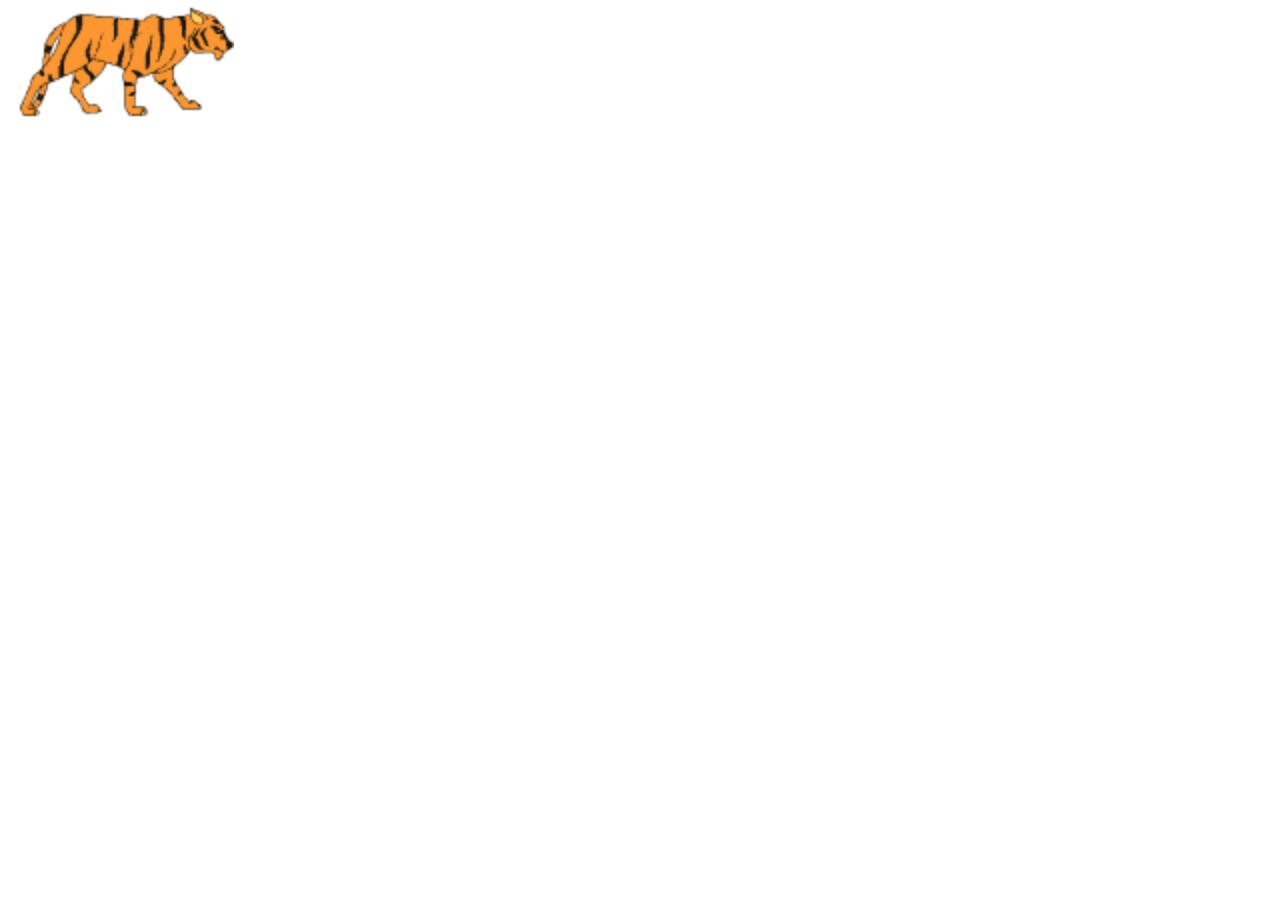
<file: TIGER-MOVE(AnimationDemo)/index.html>
<!DOCTYPE html>
<html lang="en">
  <head>
    <meta charset="UTF-8" />
    <meta http-equiv="X-UA-Compatible" content="IE=edge" />
    <meta name="viewport" content="width=device-width, initial-scale=1.0" />
    <title>Tiger-Move</title>
    <style>
      img {
        position: absolute;
        top: 0;
        left: 0;
        height: 120px;
        transform: scaleX(-1);
        animation: walking 10s linear infinite;
      }

      @keyframes walking {
        0% {
          left: 0;
          transform: scaleX(-1);
        }
        49% {
          transform: scaleX(-1);
        }
        50% {
          left: 1100px;
          transform: scaleX(1);
        }
        99% {
          transform: scaleX(1);
        }
        100% {
          left: 0;
          transform: scaleX(-1);
        }
      }
    </style>
  </head>
  <body>
    <img id="img" src="./images/tiger.gif" alt="" />
  </body>
</html>
</file>
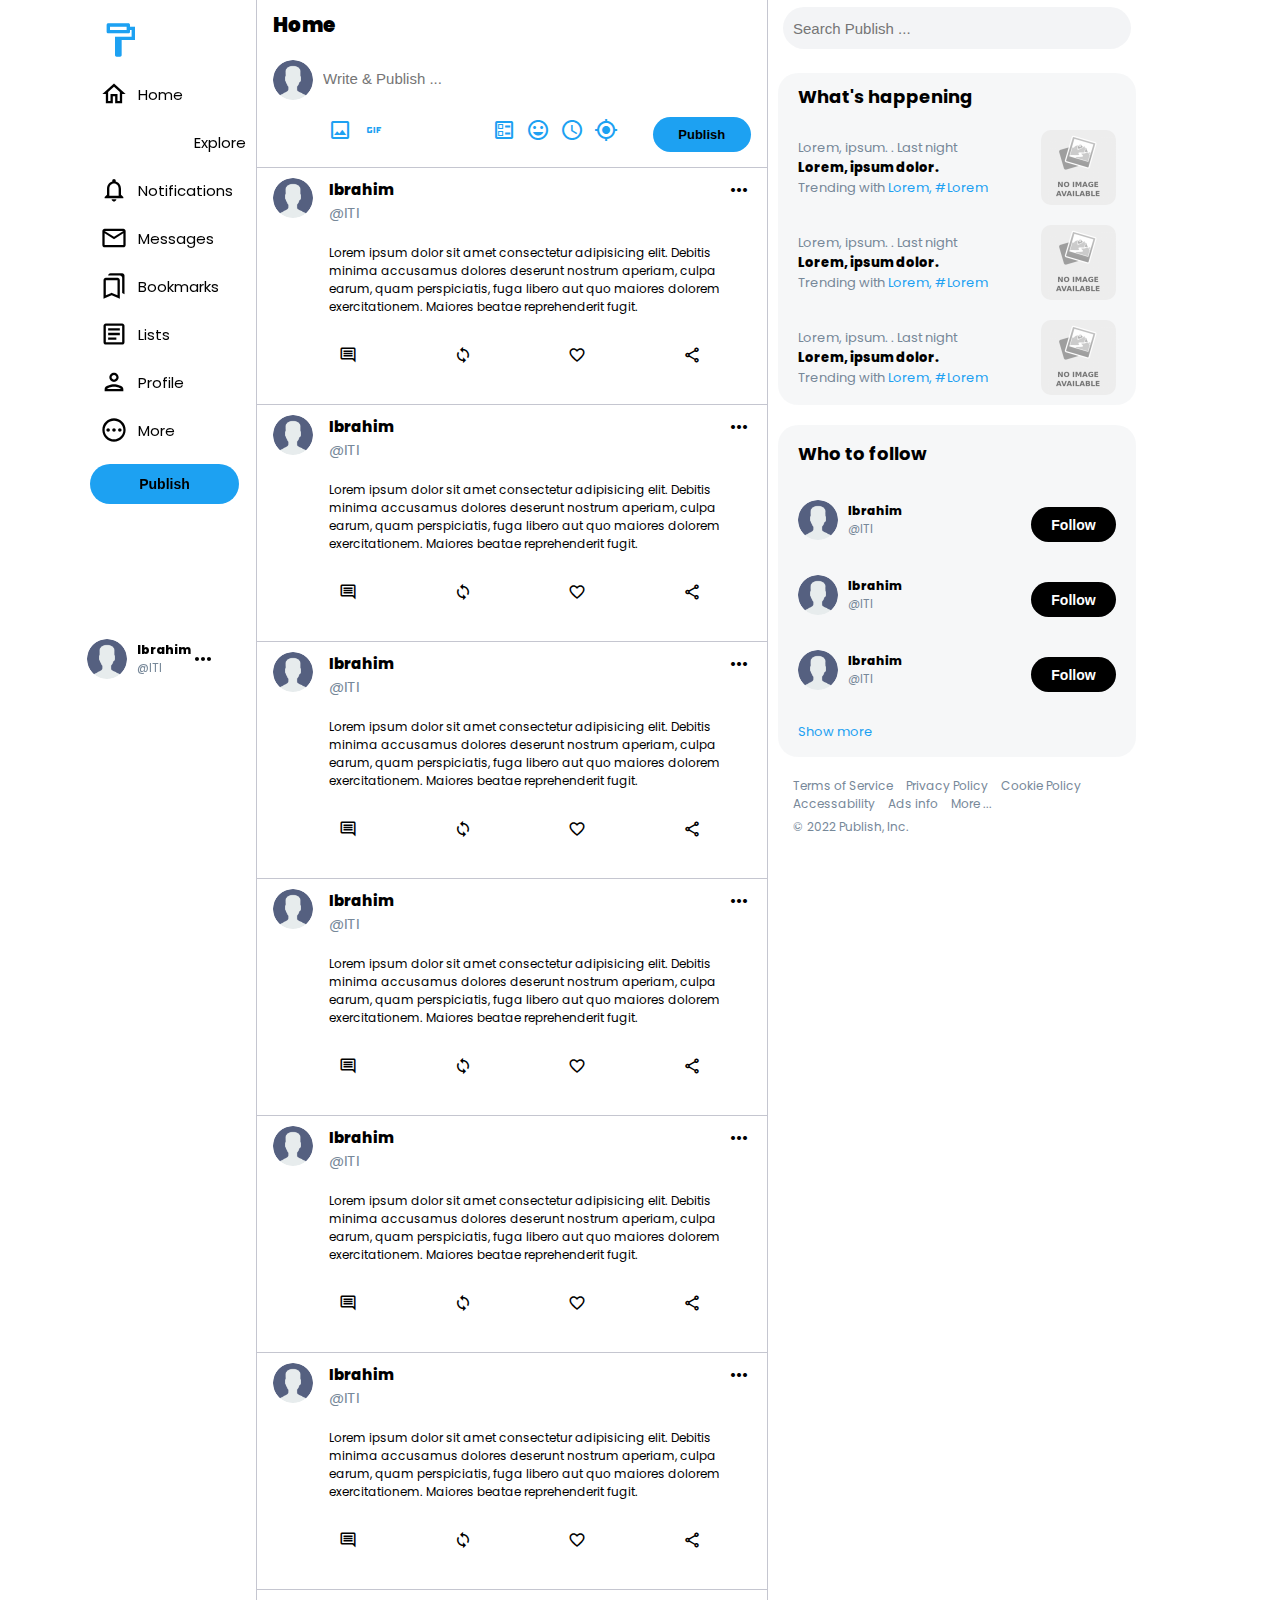
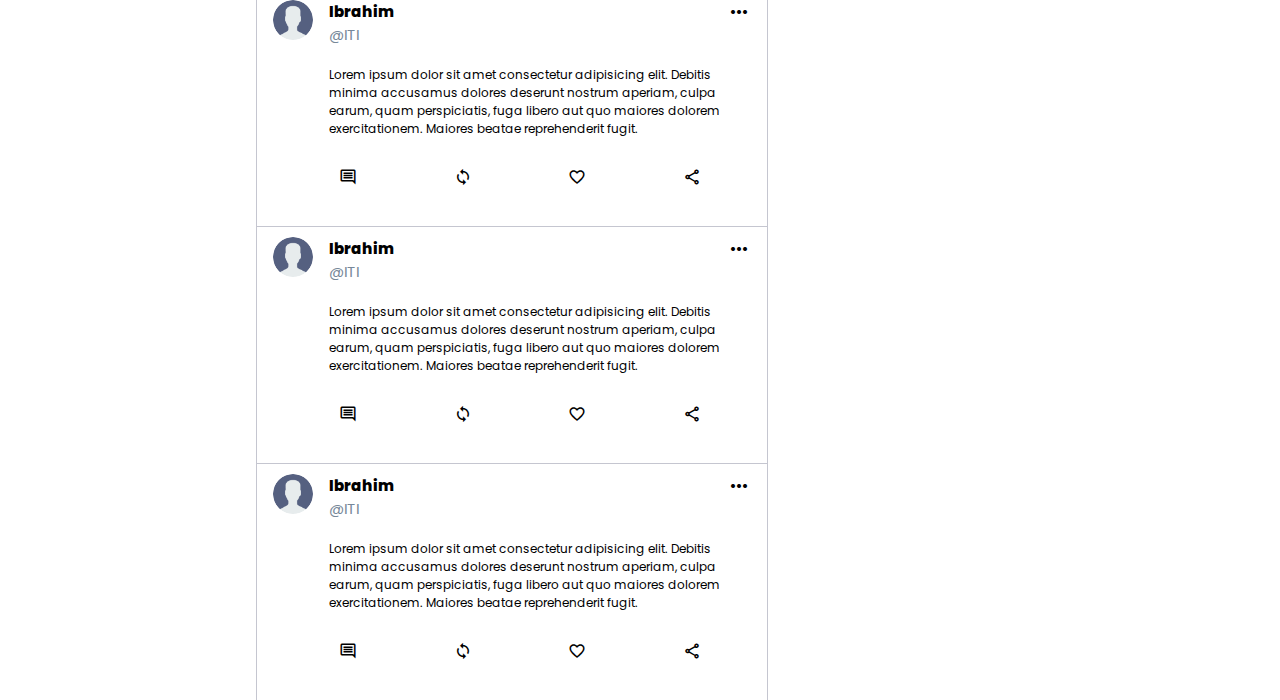
<file: TwitterClone/index.html>
<!DOCTYPE html>
<html lang="en">
<head>
    <meta charset="UTF-8">
    <meta http-equiv="X-UA-Compatible" content="IE=edge">
    <meta name="viewport" content="width=device-width, initial-scale=1.0">
    <title>Publish</title>
    <link rel="stylesheet" href="css/style.css">
    <link rel="shortcut icon" href="favicon.png" type="image/x-icon">
    <!-- The following link is to use google material icons in the document -->
    <!-- There is must be an internet connection for the icons to be visible -->
    <link href="https://fonts.googleapis.com/css?family=Material+Icons|Material+Icons+Outlined|Material+Icons+Two+Tone|Material+Icons+Round|Material+Icons+Sharp|Material+Symbols|Material+Symbols+Outlined" rel="stylesheet">
</head>

<body>
    <div class="container">
        <!-- flex container in row direction for header and main -->
        <header>
            <!-- flex header in column direction for nav bar and account div -->
            <!-- Note: google material icons have been used in nav-bar -->
            <div class="nav-bar">
                <a href="#" class="logo-link">
                    <span class="material-icons-outlined md-40 logo">
                        format_paint
                    </span>
                </a>
                <a href="#">
                    <span class="material-icons-outlined md-28">
                        home
                    </span><span>Home</span>
                </a>
                <a href="#">
                    <span class="material-icons-outlined md-28">
                        tag
                    </span><span>Explore</span>
                </a>
                <a href="#">
                    <span class="material-icons-outlined md-28">
                        notifications
                    </span><span>Notifications</span>
                </a>
                <a href="#">
                    <span class="material-icons-outlined md-28">
                        mail
                    </span><span>Messages</span>
                </a>
                <a href="#">
                    <span class="material-icons-outlined md-28">
                        bookmarks
                    </span><span>Bookmarks</span>
                </a>
                <a href="#">
                    <span class="material-icons-outlined md-28">
                        article
                    </span><span>Lists</span>
                </a>
                <a href="#">
                    <span class="material-icons-outlined md-28">
                        person
                    </span><span>Profile</span>
                </a>
                <a href="#">
                    <span class="material-icons-outlined md-28">
                        pending
                    </span><span>More</span>
                </a>
                <!-- The second span in button is for media query purpose for making responsive button -->
                <button class="publish-btn">
                    <span>Publish</span>
                    <span class="material-icons-outlined">
                        edit
                    </span> 
                </button>
            </div>
            <div class="account">
                <img class="account-img" src="images/user.png" alt="user photo">
                <div class="account-details">
                    <div class="account-info">
                        <span class="account-name">Ibrahim</span>
                        <span class="account-tag">@ITI</span>
                    </div>
                    <span class="material-icons-outlined">
                        more_horiz
                    </span>
                </div>
            </div>
        </header>
        <main>
            <div class="main-section">
                <div class="title">
                    <span class="title-text">Home</span>
                    <span class="material-icons-outlined">
                        auto_awesome
                    </span>
                </div>
                <!-- Here the top middle section for writing posts -->
                <div class="write-post">
                    <img src="images/user.png" alt="user photo" class="account-img">
                    <div class="post-input">
                        <div class="input-box">
                            <input type="text" placeholder="Write & Publish ...">
                        </div>
                        <div class="input-actions">
                            <div class="input-options">
                                <span class="material-icons-outlined md_18">
                                    image
                                </span>
                                <span class="material-icons-outlined md_18">
                                    gif_box
                                </span>
                                <span class="material-icons-outlined md_18">
                                    ballot
                                </span>
                                <span class="material-icons-outlined md_18">
                                    mood
                                </span>
                                <span class="material-icons-outlined md_18">
                                    schedule
                                </span>
                                <span class="material-icons-outlined md_18">
                                    my_location
                                </span>
                            </div>
                            <!-- The samething for the previous button is done here (responsive) -->
                            <button class="publish-btn">
                                <span>Publish</span>
                                <span class="material-icons-outlined">
                                    edit
                                </span>
                            </button>
                        </div>
                    </div>
                </div>
                <!-- The following section is for the published posts in the website -->
                <div class="published-post">
                    <img src="images/user.png" alt="user photo" class="account-img">
                    <div class="post-content">
                        <div class="post-title">
                            <div class="account-info">
                                <span class="account-name">Ibrahim</span>
                                <span class="account-tag">@ITI</span>
                            </div>
                            <span class="material-icons-outlined">
                                more_horiz
                            </span>
                        </div>
                        <div class="post-body">
                            <span>Lorem ipsum dolor sit amet consectetur adipisicing elit. Debitis minima accusamus dolores deserunt nostrum aperiam, culpa earum, quam perspiciatis, fuga libero aut quo maiores dolorem exercitationem. Maiores beatae reprehenderit fugit.</span>
                        </div>
                        <!-- The following part is for the actions on the posts(comment, like, ...) -->
                        <div class="post-response">
                            <span class="material-icons-outlined md-18">
                                comment
                            </span>
                            <span class="material-icons-outlined md-18">
                                loop
                            </span>
                            <span class="material-icons-outlined md-18">
                                favorite_border
                            </span>
                            <span class="material-icons-outlined md-18">
                                share
                            </span>
                        </div>
                        
                    </div>
                </div>
                <div class="published-post">
                    <img src="images/user.png" alt="user photo" class="account-img">
                    <div class="post-content">
                        <div class="post-title">
                            <div class="account-info">
                                <span class="account-name">Ibrahim</span>
                                <span class="account-tag">@ITI</span>
                            </div>
                            <span class="material-icons-outlined">
                                more_horiz
                            </span>
                        </div>
                        <div class="post-body">
                            <span>Lorem ipsum dolor sit amet consectetur adipisicing elit. Debitis minima accusamus dolores deserunt nostrum aperiam, culpa earum, quam perspiciatis, fuga libero aut quo maiores dolorem exercitationem. Maiores beatae reprehenderit fugit.</span>
                        </div>
                        <div class="post-response">
                            <span class="material-icons-outlined md-18">
                                comment
                            </span>
                            <span class="material-icons-outlined md-18">
                                loop
                            </span>
                            <span class="material-icons-outlined md-18">
                                favorite_border
                            </span>
                            <span class="material-icons-outlined md-18">
                                share
                            </span>
                        </div>
                        
                    </div>
                </div>
                <div class="published-post">
                    <img src="images/user.png" alt="user photo" class="account-img">
                    <div class="post-content">
                        <div class="post-title">
                            <div class="account-info">
                                <span class="account-name">Ibrahim</span>
                                <span class="account-tag">@ITI</span>
                            </div>
                            <span class="material-icons-outlined">
                                more_horiz
                            </span>
                        </div>
                        <div class="post-body">
                            <span>Lorem ipsum dolor sit amet consectetur adipisicing elit. Debitis minima accusamus dolores deserunt nostrum aperiam, culpa earum, quam perspiciatis, fuga libero aut quo maiores dolorem exercitationem. Maiores beatae reprehenderit fugit.</span>
                        </div>
                        <div class="post-response">
                            <span class="material-icons-outlined md-18">
                                comment
                            </span>
                            <span class="material-icons-outlined md-18">
                                loop
                            </span>
                            <span class="material-icons-outlined md-18">
                                favorite_border
                            </span>
                            <span class="material-icons-outlined md-18">
                                share
                            </span>
                        </div>
                        
                    </div>
                </div>
                <div class="published-post">
                    <img src="images/user.png" alt="user photo" class="account-img">
                    <div class="post-content">
                        <div class="post-title">
                            <div class="account-info">
                                <span class="account-name">Ibrahim</span>
                                <span class="account-tag">@ITI</span>
                            </div>
                            <span class="material-icons-outlined">
                                more_horiz
                            </span>
                        </div>
                        <div class="post-body">
                            <span>Lorem ipsum dolor sit amet consectetur adipisicing elit. Debitis minima accusamus dolores deserunt nostrum aperiam, culpa earum, quam perspiciatis, fuga libero aut quo maiores dolorem exercitationem. Maiores beatae reprehenderit fugit.</span>
                        </div>
                        <div class="post-response">
                            <span class="material-icons-outlined md-18">
                                comment
                            </span>
                            <span class="material-icons-outlined md-18">
                                loop
                            </span>
                            <span class="material-icons-outlined md-18">
                                favorite_border
                            </span>
                            <span class="material-icons-outlined md-18">
                                share
                            </span>
                        </div>
                        
                    </div>
                </div>
                <div class="published-post">
                    <img src="images/user.png" alt="user photo" class="account-img">
                    <div class="post-content">
                        <div class="post-title">
                            <div class="account-info">
                                <span class="account-name">Ibrahim</span>
                                <span class="account-tag">@ITI</span>
                            </div>
                            <span class="material-icons-outlined">
                                more_horiz
                            </span>
                        </div>
                        <div class="post-body">
                            <span>Lorem ipsum dolor sit amet consectetur adipisicing elit. Debitis minima accusamus dolores deserunt nostrum aperiam, culpa earum, quam perspiciatis, fuga libero aut quo maiores dolorem exercitationem. Maiores beatae reprehenderit fugit.</span>
                        </div>
                        <div class="post-response">
                            <span class="material-icons-outlined md-18">
                                comment
                            </span>
                            <span class="material-icons-outlined md-18">
                                loop
                            </span>
                            <span class="material-icons-outlined md-18">
                                favorite_border
                            </span>
                            <span class="material-icons-outlined md-18">
                                share
                            </span>
                        </div>
                        
                    </div>
                </div>
                <div class="published-post">
                    <img src="images/user.png" alt="user photo" class="account-img">
                    <div class="post-content">
                        <div class="post-title">
                            <div class="account-info">
                                <span class="account-name">Ibrahim</span>
                                <span class="account-tag">@ITI</span>
                            </div>
                            <span class="material-icons-outlined">
                                more_horiz
                            </span>
                        </div>
                        <div class="post-body">
                            <span>Lorem ipsum dolor sit amet consectetur adipisicing elit. Debitis minima accusamus dolores deserunt nostrum aperiam, culpa earum, quam perspiciatis, fuga libero aut quo maiores dolorem exercitationem. Maiores beatae reprehenderit fugit.</span>
                        </div>
                        <div class="post-response">
                            <span class="material-icons-outlined md-18">
                                comment
                            </span>
                            <span class="material-icons-outlined md-18">
                                loop
                            </span>
                            <span class="material-icons-outlined md-18">
                                favorite_border
                            </span>
                            <span class="material-icons-outlined md-18">
                                share
                            </span>
                        </div>
                        
                    </div>
                </div>
                <div class="published-post">
                    <img src="images/user.png" alt="user photo" class="account-img">
                    <div class="post-content">
                        <div class="post-title">
                            <div class="account-info">
                                <span class="account-name">Ibrahim</span>
                                <span class="account-tag">@ITI</span>
                            </div>
                            <span class="material-icons-outlined">
                                more_horiz
                            </span>
                        </div>
                        <div class="post-body">
                            <span>Lorem ipsum dolor sit amet consectetur adipisicing elit. Debitis minima accusamus dolores deserunt nostrum aperiam, culpa earum, quam perspiciatis, fuga libero aut quo maiores dolorem exercitationem. Maiores beatae reprehenderit fugit.</span>
                        </div>
                        <div class="post-response">
                            <span class="material-icons-outlined md-18">
                                comment
                            </span>
                            <span class="material-icons-outlined md-18">
                                loop
                            </span>
                            <span class="material-icons-outlined md-18">
                                favorite_border
                            </span>
                            <span class="material-icons-outlined md-18">
                                share
                            </span>
                        </div>
                        
                    </div>
                </div>
                <div class="published-post">
                    <img src="images/user.png" alt="user photo" class="account-img">
                    <div class="post-content">
                        <div class="post-title">
                            <div class="account-info">
                                <span class="account-name">Ibrahim</span>
                                <span class="account-tag">@ITI</span>
                            </div>
                            <span class="material-icons-outlined">
                                more_horiz
                            </span>
                        </div>
                        <div class="post-body">
                            <span>Lorem ipsum dolor sit amet consectetur adipisicing elit. Debitis minima accusamus dolores deserunt nostrum aperiam, culpa earum, quam perspiciatis, fuga libero aut quo maiores dolorem exercitationem. Maiores beatae reprehenderit fugit.</span>
                        </div>
                        <div class="post-response">
                            <span class="material-icons-outlined md-18">
                                comment
                            </span>
                            <span class="material-icons-outlined md-18">
                                loop
                            </span>
                            <span class="material-icons-outlined md-18">
                                favorite_border
                            </span>
                            <span class="material-icons-outlined md-18">
                                share
                            </span>
                        </div>
                        
                    </div>
                </div>
                <div class="published-post">
                    <img src="images/user.png" alt="user photo" class="account-img">
                    <div class="post-content">
                        <div class="post-title">
                            <div class="account-info">
                                <span class="account-name">Ibrahim</span>
                                <span class="account-tag">@ITI</span>
                            </div>
                            <span class="material-icons-outlined">
                                more_horiz
                            </span>
                        </div>
                        <div class="post-body">
                            <span>Lorem ipsum dolor sit amet consectetur adipisicing elit. Debitis minima accusamus dolores deserunt nostrum aperiam, culpa earum, quam perspiciatis, fuga libero aut quo maiores dolorem exercitationem. Maiores beatae reprehenderit fugit.</span>
                        </div>
                        <div class="post-response">
                            <span class="material-icons-outlined md-18">
                                comment
                            </span>
                            <span class="material-icons-outlined md-18">
                                loop
                            </span>
                            <span class="material-icons-outlined md-18">
                                favorite_border
                            </span>
                            <span class="material-icons-outlined md-18">
                                share
                            </span>
                        </div>
                        
                    </div>
                </div>
            </div>
            <!-- The second part of the main where it located at the right side -->
            <div class="side-section">
                <div class="search-bar">
                    <input type="search" placeholder="Search Publish ...">
                </div>
                <div class="news-feed">
                    <h2>What's happening</h2>
                    <div class="news-feed-content">
                        <div class="feed-info">
                            <span class="account-tag">Lorem, ipsum. . Last night</span>
                            <span class="account-name">Lorem, ipsum dolor.</span>
                            <span class="account-tag">Trending with <span class="trends">Lorem, #Lorem</span></span>
                        </div>
                        <img src="images/image.png" alt="" class="account-img">
                    </div>
                    <div class="news-feed-content">
                        <div class="feed-info">
                            <span class="account-tag">Lorem, ipsum. . Last night</span>
                            <span class="account-name">Lorem, ipsum dolor.</span>
                            <span class="account-tag">Trending with <span class="trends">Lorem, #Lorem</span></span>
                        </div>
                        <img src="images/image.png" alt="" class="account-img">
                    </div>
                    <div class="news-feed-content">
                        <div class="feed-info">
                            <span class="account-tag">Lorem, ipsum. . Last night</span>
                            <span class="account-name">Lorem, ipsum dolor.</span>
                            <span class="account-tag">Trending with <span class="trends">Lorem, #Lorem</span></span>
                        </div>
                        <img src="images/image.png" alt="" class="account-img">
                    </div>
                    
                </div>
                <div class="follow-accounts">
                    <h2>Who to follow</h2>
                    <div class="follow-accounts-content">
                        <img src="images/user.png" alt="" class="account-img">
                        <div class="account-details">
                            <div class="account-info">
                                <span class="account-name">Ibrahim</span>
                                <span class="account-tag">@ITI</span></span>
                            </div>
                            <button class="publish-btn">
                                Follow
                            </button>
                        </div>
                    </div>
                    <div class="follow-accounts-content">
                        <img src="images/user.png" alt="" class="account-img">
                        <div class="account-details">
                            <div class="account-info">
                                <span class="account-name">Ibrahim</span>
                                <span class="account-tag">@ITI</span></span>
                            </div>
                            <button class="publish-btn">
                                Follow
                            </button>
                        </div>
                    </div>
                    <div class="follow-accounts-content">
                        <img src="images/user.png" alt="" class="account-img">
                        <div class="account-details">
                            <div class="account-info">
                                <span class="account-name">Ibrahim</span>
                                <span class="account-tag">@ITI</span></span>
                            </div>
                            <button class="publish-btn">
                                Follow
                            </button>
                        </div>
                    </div>
                    <div class="show-more">
                        Show more
                    </div>
                </div>
                <div class="footer">
                    <div class="links">
                        <a href="#">Terms of Service</a>
                        <a href="#">Privacy Policy</a>
                        <a href="#">Cookie Policy</a>
                        <a href="#">Accessability</a>
                        <a href="#">Ads info</a>
                        <a href="#">More ...</a>
                    </div>
                    <span class="copyright">© 2022 Publish, Inc.</span>
                </div>
            </div>
        </main>
    </div>

    
</body>
</html>
</file>
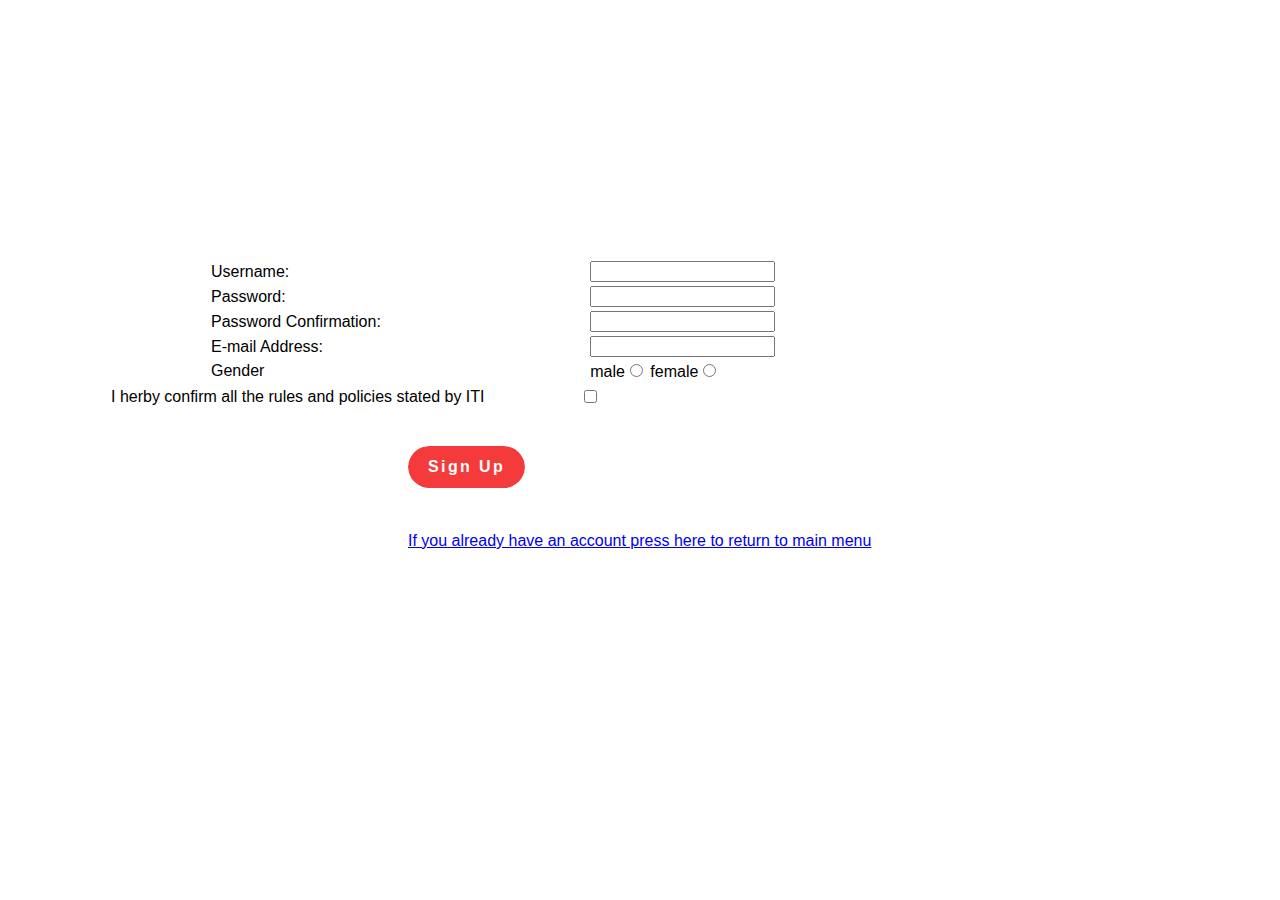
<file: AcademicSite/SignUp.html>
<!DOCTYPE html>
<html lang="en">
<head>
    <meta charset="UTF-8">
    <meta http-equiv="X-UA-Compatible" content="IE=edge">
    <meta name="viewport" content="width=device-width, initial-scale=1.0">
    <link rel="stylesheet" href="style.css">
    <title>Sign Up</title>
</head>
<body>
    <form action="Thank you for Registeration" method="post">
        <div style="padding-left: 100px;">
        <div style="padding-top: 250px; padding-left: 100px;">
            <table width="800px" border="0px" align="left" >
                <tr>
                    <td>Username:</td>
                    <td><input name="username" type="text"></td>
                    <td></td>
                </tr>
                <tr>
                    <td>Password:</td>
                    <td><input name="password" type="password"></td>
                    <td></td>
                </tr>
                <tr>
                    <td>Password Confirmation:</td>
                    <td><input name="password_C" type="password"></td>
                    <td></td>
                </tr>
                <tr>
                    <td>E-mail Address:</td>
                    <td><input type="email" name="email"></td>
                    <td></td>
                </tr>
                <tr>
                    <td>Gender</td>
                    <td>male<input type="radio" name="gender" value="1">
                        female<input type="radio" name="gender" value="2"></td>
                    <td></td>
                </tr>
            </table>
        </div>
        <div style="padding-top: 100px; padding-right: 750px;">
            <table width="500px" border="0px" align="center">
                <tr>
                    <td>I herby confirm all the rules and policies stated by ITI</td>
                    <td><input type="checkbox" name="policy" id=""></td>
                </tr>
            </table>
        </div>
            
        <div style="padding-left: 300px;" >
            <br><br>
            <a href="/Thank-you.html" class="button">Sign Up</a>
            <br>    
            <a href="/index.html">If you already have an account press here to return to main menu</a>
        </div>
            
    </div>
    </form>
</body>
</html>
</file>
<file: AcademicSite/style.css>
*{
    font-family: Verdana, Geneva, Tahoma, sans-serif;
}

header{
    width: 100%;
    display: flex;
    justify-content: space-between;
    background-color: white;
}

.navigation a{
    color: red;
    text-decoration: none;
    font-size: 16px;
    padding-left: 30px;
}

.top{
    width: 100%;
    height: 100vh;
    background: url(images/background.png);
    display: flex;
    align-items: center;
    padding-top: 180px;
    padding-left: 40px;
}

.top h2 span{
    color: red;
}

.button {
    text-decoration: none;
    display: inline-block;
    padding: 0.75rem 1.25rem;
    border-radius: 10rem;
    color: #fff;
    font-size: 1rem;
    font-weight: 600;
    letter-spacing: 0.15rem;
    transition: all 0.3s;
    position: relative;
    overflow: hidden;
    z-index: 1;
    margin-bottom: 40px;
  }
  .button:after {
    content: "";
    position: absolute;
    bottom: 0;
    left: 0;
    width: 100%;
    height: 100%;
    background-color: #f43a3a;
    border-radius: 10rem;
    z-index: -2;
  }
  .button:before {
    content: "";
    position: absolute;
    bottom: 0;
    left: 0;
    width: 0%;
    height: 100%;
    background-color: #b90808;
    transition: all 0.3s;
    border-radius: 10rem;
    z-index: -1;
  }
  .button:hover {
    color: #fff;
  }
  .button:hover:before {
    width: 100%;
  }
</file>
<file: FoodWebSiteHomePage/style.css>
@import url('https://fonts.googleapis.com/css2?family=Poppins&display=swap');

/* Adjusting all the element in the document by box-sizing so the element
doesn't go out of the container.*/
*{
    box-sizing: border-box;
    margin: 0;
    padding: 0;
}

html{
    font-family: 'Poppins', sans-serif;
    font-size: 12px;
}

body{
    background-color: #f2edeb;
    width: 100%;
}

header,footer{
    padding-left: 8%;
    padding-right: 8%;
}

section{
    padding: 3% 10px;
}

a{
    text-decoration: none;
    color: #000;
}

a:hover{
    color: #000;
    text-decoration: underline;
    cursor: pointer;
}

header{
    width: 100%;
    position: sticky;
    top: 0;
}

.logo span{
    font-size: 1.7rem;
    font-weight: 800;
}

div.nav-bar{
    display: flex;
    justify-content: space-between;
    text-align: center;
    margin: 0 auto;
    padding: 10px;
    height: 60px;
    line-height: 60px;
    font-size: 1.2rem;
}

div.links{
    align-items: center;
}

div.links a{
    padding-left: 10px;
}

.main{
    display: flex;
    height: 500px;
}

.title{
    display: flex;
    flex-direction: column;
    width: 100%;
    align-items: center;
    margin: auto 0;
}

.title h1{
    font-size: 4rem;
    width: 50%;
    text-align: center;

}

.title p{
    font-size: 1.3rem;
}

.articles{
    display: flex;
    flex-wrap: wrap;
}

.articles-section{
    padding: 40px;
    width: 100%;
    display: flex;
    flex-wrap: wrap;
    justify-content: center;
    align-items: center;
    
}

.posts{
    display: flex;
    margin: 20px;
    flex-direction: column;
}

.posts img{
    width: 450px
}

.posts h3{
    font-size: 1.3rem;
    padding: 10px 0
}

.posts p{
    font-size: 1.1rem;
    padding: 10px 0
}

.more{
    text-align: center;
    margin-bottom: 50px;
}

.btn{
    font-size: 1.4rem;
    height: 50px;
    color: #fff;
    font-weight: 600;
    padding: 10px 30px;
    background-color: #2C3539;
    border: none;
}

.btn:hover{
    cursor: pointer;
}

.news-feed-sec{
    background-color: #cfcac8;
}

.news-feed{
    display: flex;
    flex-wrap: wrap;
    justify-content: space-between;
}

.news-feed .img1{
    padding-right: 100px;
}

.text{
    width: 300px
}

.text h2{
    font-size: 3rem;
    padding: 20px;
}

.text p{
    font-size: 1.2rem;
    padding: 20px;
}

.news-feed-btn{
    padding: 20px;
}



.follow-sec{
    text-align: center;
}

.follow-sec h2{
    font-size: 3rem;
    margin-bottom: 60px;
}

.img2{
    display: flex;
    flex-wrap: wrap;
    justify-content: center;
    padding-bottom: 60px;
}

.img2 img{
    width: 300px;
    padding: 10px;
}

.footer-content{
    display: flex;
    flex-direction: column;
    justify-content: space-between;
    text-align: center;
    margin: 0 auto;
    padding: 10px;
    height: 60px;
    line-height: 60px;
    font-size: 1.2rem;
}

.email{
    display: flex;
    flex-direction: column;
    width: 40%;
    margin: 0 auto;
}

.email input{
    height: 50px;
    border: none;
    outline: none;
    padding: 10px;
    background-color: azure;
    margin-bottom: 20px;
    font-size: 1.3rem;
}

.email .btn{
    margin: 0 auto;
    width: 150px;
    margin-bottom: 20px;
}

.social-links i{
    padding: 10px;
}
</file>
<file: PageLayout(SCSS)/styles/style.css>
@import url("https://fonts.googleapis.com/css2?family=Poppins:wght@400;700&display=swap");
* {
  box-sizing: border-box;
  margin: 0;
  padding: 0;
}

html {
  font-size: 14px;
}

body {
  font-family: "Poppins", sans-serif;
}

.row {
  display: flex;
  justify-content: center;
  align-items: center;
  flex-wrap: wrap;
}

a {
  text-decoration: none;
  color: #000;
}

.col-1 {
  width: 8.3333333333%;
}

.col-2 {
  width: 16.6666666667%;
}

.col-3 {
  width: 25%;
}

.col-4 {
  width: 33.3333333333%;
}

.col-5 {
  width: 41.6666666667%;
}

.col-6 {
  width: 50%;
}

.col-7 {
  width: 58.3333333333%;
}

.col-8 {
  width: 66.6666666667%;
}

.col-9 {
  width: 75%;
}

.col-10 {
  width: 83.3333333333%;
}

.col-11 {
  width: 91.6666666667%;
}

.col-12 {
  width: 100%;
}

#nav-bar {
  justify-content: flex-start;
  padding-left: 10px;
}
#nav-bar .col-3 {
  width: -webkit-fit-content;
  width: -moz-fit-content;
  width: fit-content;
}
#nav-bar .col-3 a {
  padding-right: 10px;
}

#cover {
  height: 42vh;
  background-color: #111;
  color: #fff;
  text-align: center;
}

#cover .col-3 h4 {
  font-weight: 400;
}

#cover .col-3 h2 {
  margin: 20px 0 30px 0;
  font-weight: 400;
}

.btn, .btn-2 {
  background-color: #888;
  color: #fff;
  border: none;
  width: 110px;
  height: 30px;
  font-size: 1.1rem;
  font-weight: 700;
}

#main {
  background-color: #eee;
  padding: 5% 0;
}
#main .col-6 {
  display: flex;
  flex-direction: column;
  align-items: center;
  justify-content: center;
}
#main #main__content {
  align-items: flex-start;
  padding-left: 1%;
}
#main p {
  margin-top: 20px;
}
#main img {
  margin-right: -15%;
  width: 70%;
  border-radius: 7px;
}

.btn-2 {
  background-color: #111;
  font-size: 0.9rem;
  width: 150px;
  font-weight: 400;
  margin-top: 10px;
}

#break {
  border: 1px solid #eee;
  margin: 20px 0;
}

#blog-hd-border, #blog-ft-border {
  background-color: #7f7d9c;
  padding: 10px;
  color: #fff;
}

#blog-ft-border .col-12 {
  display: flex;
  flex-direction: column;
}
#blog-ft-border .col-12 span:nth-child(2) {
  font-size: 0.8rem;
}

#blog-body .col-12 {
  display: flex;
  justify-content: space-between;
  padding: 0 10px;
}
#blog-body .col-12 h2 {
  font-weight: 400;
  padding-top: 10px;
}

#blog-body-para {
  font-size: 1rem;
  padding: 10px;
}
#blog-body-para p {
  margin: 10px 0;
}

#cards-title .col-3 h2 {
  text-align: center;
  font-weight: 400;
  margin-top: 25px;
}

#card-section {
  justify-content: space-around;
}

.card {
  margin: 10px;
}
.card .card__head, .card .card__footer {
  padding: 10px;
  font-weight: 400;
  color: #fff;
}
.card .card__sub-head {
  padding: 10px;
  font-size: 1.1rem;
  font-weight: 400;
}
.card .card__movie {
  padding: 10px;
  font-weight: 400;
  font-size: 1rem;
  border-top: 1px solid #ccc;
}
.card .card__movie .card__movie__title {
  font-weight: 400;
  margin-bottom: 10px;
}
.card .card__movie .card__movie__review {
  font-size: 0.9rem;
}
.card .card__footer {
  font-size: 1rem;
}
.card .card--black {
  box-shadow: 7px 12px 26px -15px rgb(17, 17, 17);
}
.card .card--indigo {
  box-shadow: 7px 12px 26px -15px rgb(50, 50, 50);
}
.card .card__head--black,
.card .card__footer--black {
  background-color: #262626;
}
.card .card__head--indigo,
.card .card__footer--indigo {
  background-color: #2e004f;
}

@media screen and (max-width: 576px) {
  .col-1 {
    width: 100%;
  }
  .col-2 {
    width: 100%;
  }
  .col-3 {
    width: 100%;
  }
  .col-4 {
    width: 100%;
  }
  .col-5 {
    width: 100%;
  }
  .col-6 {
    width: 100%;
  }
  .col-7 {
    width: 100%;
  }
  .col-8 {
    width: 100%;
  }
  .col-9 {
    width: 100%;
  }
  .col-10 {
    width: 100%;
  }
  .col-11 {
    width: 100%;
  }
  .col-12 {
    width: 100%;
  }
  body {
    font-size: 12px;
  }
  #blog-body-para p {
    font-size: 0.8rem;
  }
  #main {
    height: 120vh;
  }
}
@media screen and (max-width: 330px) {
  body {
    font-size: 10px;
  }
  #cards-title .col-3 h2 {
    text-align: center;
    font-size: 1rem;
  }
  .card__sub-head {
    font-size: 0.8rem;
  }
  .card__movie__title {
    font-size: 0.7rem;
  }
  .card__movie__review {
    font-size: 0.6rem;
  }
}
@media screen and (max-width: 576px) {
  .col-1 {
    width: 100%;
  }
  .col-2 {
    width: 100%;
  }
  .col-3 {
    width: 100%;
  }
  .col-4 {
    width: 100%;
  }
  .col-5 {
    width: 100%;
  }
  .col-6 {
    width: 100%;
  }
  .col-7 {
    width: 100%;
  }
  .col-8 {
    width: 100%;
  }
  .col-9 {
    width: 100%;
  }
  .col-10 {
    width: 100%;
  }
  .col-11 {
    width: 100%;
  }
  .col-12 {
    width: 100%;
  }
  #cover {
    height: 40vh;
  }
  #main {
    height: 120vh;
  }
}
@media screen and (max-width: 330px) {
  body {
    font-size: 10px;
  }
  #cards-title .col-3 h2 {
    text-align: center;
    font-size: 1rem;
  }
  .card__sub-head {
    font-size: 0.8rem;
  }
  .card__movie__title {
    font-size: 0.7rem;
  }
  .card__movie__review {
    font-size: 0.6rem;
  }
}/*# sourceMappingURL=style.css.map */
</file>
<file: Resume_v2(SCSS)/style.css>
@import url("https://fonts.googleapis.com/css2?family=Dancing+Script:wght@500&family=Hind+Siliguri:wght@400;700&display=swap");
* {
  box-sizing: border-box;
  margin: 0;
  padding: 0;
}

body {
  font-family: "Hind Siliguri", sans-serif;
  font-size: 14px;
}

li {
  list-style-type: none;
}

.profileImg {
  text-align: center;
}
.profileImg :nth-child(2) {
  display: none;
}
.profileImg img {
  max-width: 220px;
}

.profileInfo {
  text-align: center;
  width: 75vw;
  margin: 0 auto;
}
.profileInfo h5 {
  color: #33A9AC;
}
.profileInfo p {
  font-family: "Dancing Script";
  text-align: center;
}

.cv-section {
  margin: 0 auto;
  text-align: center;
  margin-top: 15px;
  width: 70vw;
  height: 20vh;
  display: flex;
  align-items: center;
}

.eduTitle, .workTitle, .achTitle {
  background-color: #33A9AC;
  height: 40px;
  color: #fff;
}

.achTitle {
  background-color: #FF5976;
}

.workTitle {
  background-color: #28B67E;
}

.eduBody .col-1 span {
  display: block;
  padding-top: 100%;
  border-bottom: 3px solid;
}
.eduBody > :nth-child(2) span {
  border-color: #FF5976 !important;
}
.eduBody > :nth-child(4) span {
  border-color: #28B67E !important;
}
.eduBody > :nth-child(6) span {
  border-color: #33A9AC !important;
}
.eduBody > :nth-child(8) span {
  border-color: orange !important;
}

.achBody {
  display: flex;
  justify-content: space-around;
}

.achevP, .footer li {
  text-align: start;
}

.workBody .col-4 {
  display: flex;
  flex-direction: column;
}
.workBody .col-4 span {
  font-weight: 700;
}
.workBody .col-4 .workPlace {
  color: #28B67E;
}

.footer {
  display: flex;
  width: 100vw;
  text-align: center;
  margin-top: 20px;
  background-color: #464646;
  padding: 20px;
  color: #ffffff;
}
.footer :nth-child(1) h3 {
  color: #FF5976;
  border-color: #FF5976;
}
.footer :nth-child(2) h3 {
  color: #33A9AC;
  border-color: #33A9AC;
}
.footer :nth-child(3) h3 {
  color: #28B67E;
  border-color: #28B67E;
}
.footer :nth-child(4) h3 {
  color: orange;
  border-color: orange;
}
.footer h3 {
  border-bottom: 3px solid;
  margin-left: 5px;
  margin-bottom: 10px;
}
.footer div {
  display: flex;
  flex-direction: column;
}
.footer .meter {
  justify-content: center;
  align-items: center;
}
.footer ul {
  margin: 0 auto;
}
.footer li i {
  padding-right: 10px;
}

.footerMeter {
  display: flex;
  flex-direction: column;
  align-items: center;
}

.footerMeter div {
  margin: 0 auto;
  padding-left: 10px;
}

meter {
  height: 10pxpx;
  width: 120px;
}

meter::-webkit-meter-bar {
  border-radius: 0;
}

.lanMeter::-webkit-meter-optimum-value {
  background: #33A9AC;
}

.skillMeter::-webkit-meter-optimum-value {
  background: #28B67E;
}

@media screen and (max-width: 480px) {
  .profileImg img {
    width: 120px;
  }
  .profileImg :nth-child(1) {
    display: none;
  }
  .profileImg :nth-child(2) {
    display: block;
    margin: 0 auto;
  }
  .cv-section {
    flex-wrap: wrap;
    font-size: 0.5rem;
  }
  .cv-section .col-4 {
    width: 50%;
  }
  .eduBody {
    flex-wrap: wrap;
    font-size: 0.7rem;
  }
  .eduBody span {
    font-size: 0.5rem;
  }
  .eduBody .col-3 {
    width: 25%;
  }
  .eduBody .col-1 {
    width: 12.5%;
  }
  .achBody {
    flex-wrap: wrap;
  }
  .achBody p {
    font-size: 0.7rem;
  }
  .workBody {
    font-size: 0.7rem;
  }
  .workBody .workPlace {
    font-size: 0.5rem;
  }
  .footer {
    flex-wrap: wrap !important;
  }
  .footer .col-4 {
    width: 50%;
  }
  .footer h3 {
    font-size: 0.8rem;
  }
  .footer li {
    font-size: 0.5rem;
  }
  .footer li i {
    padding-right: 0;
  }
  .footer label {
    font-size: 0.5rem;
  }
  .footer meter {
    width: 70px;
    height: 7px;
  }
}
@media screen and (max-width: 384px) {
  .eduBody p {
    font-size: 0.5rem;
  }
  .achBody p {
    font-size: 0.5rem;
  }
}
@media screen and (max-width: 194px) {
  .eduBody p {
    font-size: 0.4rem;
  }
  .eduBody .col-3 {
    width: 37.5%;
  }
  .eduBody .col-1 {
    width: 18.75%;
  }
}/*# sourceMappingURL=style.css.map */
</file>
<file: TwitterClone/css/style.css>
@import url('https://fonts.googleapis.com/css2?family=Poppins&display=swap');

/* Adjusting all the element in the document by box-sizing so the element
doesn't go out of the container.*/
*{
    box-sizing: border-box;
    margin: 0;
    padding: 0;
}

html{
    font-family: 'Poppins', sans-serif;
    font-size: 10px;
}

body{
    background-color: #fff;
}

a{
    text-decoration: none;
    font-size: 1.5rem;
    color: #000;
}

/* For resizing the material icons (using !important to override the 
font in the original class */
.md-40 {
    font-size: 40px !important;
}

.md-28 {
    font-size: 28px !important;
    
}

.md-18 {
    font-size: 18px !important;
    
}

.container{
    display: flex;
    width: 100%;
}

/* Setting the width of the header to divide the screen  */
/* The position is set to fixed to stop the header from moving while scrolling */
header{
    display: flex;
    flex-direction: column;
    width: 20%;
    position: fixed;
}

/* The padding is set to 35% left to bring the bar closer to the right 
side so it will look closer to the original website  */
.nav-bar{
    display: flex;
    flex-direction: column;
    width: 100%;
    padding-left: 35%;
    margin-top: 10px;
}

/* Coloring the logo at the top left */
.logo{
    color:  rgb(29, 161, 242);
}

/* Setting the hover effect to !important to override the original 
effect applied to the whole nav-bar */
.logo-link:hover{
    background-color: rgba(29, 161, 242, 0.1) !important;
}

/* Setting the width to fit content, so the nav-bar elements
have the background-color while hovering on the exaxt element size */
.nav-bar a{
    display: flex;
    align-items: center;
    padding: 10px 10px 10px 0;
    width: fit-content;
    border-radius: 100px;
}

/* Making a distance between the icons and the writing in the nav-bar */
.nav-bar a span{
    padding-left: 10px;
}

.nav-bar a:hover{
    background-color:rgba(197, 198, 208, 0.3);
}

.publish-btn{
    margin-top: 10px;
    width: 90%;
    height: 40px;
    display: flex;
    align-items: center;
    justify-content: center;
    border-radius: 100px;
    border: none;
    background-color: rgb(29, 161, 242);
    font-size: 1.4rem;
    font-weight: 900;
    transition: 0.2s ease;
}

.publish-btn:hover{ 
    background-color: rgba(29, 161, 242, 0.8);
    cursor: pointer;
}

/* The icon which is shown at the smaller devices instead of the writing
and is modified by media query */
.publish-btn span:nth-child(2){
    display: none;
}

.account{
    display: flex;
    justify-content: space-between;
    margin-left: 30%;
    margin-top: 130px;
    padding: 10px;
    width: 55%;
    align-items: center;
    padding: 5px 10px;
    border-radius: 100px;
    border: none;
}

.account-img{
    width: 40px;
    height: 40px;
    border-radius: 50%;
}

.account-details{
    display: flex;
    width: 100%;
    justify-content: space-between;
    align-items: center;
    padding-left: 10px;
}

.account-info{
    font-size: 1.2rem;
    display: flex;
    flex-direction: column;
    width: fit-content;
}

.account-name{
    font-weight: 800;
}

.account-tag{
    color: #778899;
}

.account:hover{
    background-color:rgba(197, 198, 208, 0.3);
    cursor: pointer;
}

/* Setting the left margin by the same width of the header section, so the 
position fixed effect is not making main section overlap the header section */
main{
    margin-left: 20%;
    width: 80%;
    display: flex;
}

.main-section{
    display: flex;
    flex-direction: column;
    width: 50%;
    border-right: 1px solid #c5c6d0;
    border-left: 1px solid #c5c6d0;
}

/* Setting the postion of the top bar in main to be sticky and the start 
at top = 0, so the bar is not disappearing while scrolling. */
.title{
    width: 100%;
    display: flex;
    justify-content: space-between;
    height: 50px;
    background-color: #fff;
    position: sticky;
    top: 0;
    padding: 0 16px;
    margin-top: 10px;
}

.title-text{
    font-size: 2rem;
    font-weight: 900;
}

.title-text:hover{
    cursor: pointer;
}

.title span:nth-child(2){
    border-radius: 50%;
    padding: 0 12px;
    display: flex;
    align-items: center;
    justify-content: center;
}

.title span:nth-child(2):hover{
    background-color: rgba(197, 198, 208, 0.2);
    cursor: pointer;
}

.write-post{
    width: 100%;
    display: flex;
    padding: 0 16px;
    margin-bottom: 15px;
}

.post-input{
    width: 100%;
    display: flex;
    flex-direction: column;
    padding-left: 10px;
    padding-top: 10px;
}

.input-box{
    display: flex;
    align-items:center;
}

.input-box input{
    border: none;
    outline: none;
    font-size: 1.5rem;
}

.input-actions{
    width: 100%;
    display: flex;
    justify-content: space-between;
    padding-top: 20px;
    align-items: center;
}

.input-options{
    width: 50%;
    display: flex;
    justify-content: space-between;
}

.input-options span{
    color: rgb(29, 161, 242);
    border-radius: 50%;
    padding: 5px;
    transition: 0.2s ease;
}

.input-options span:hover{
    cursor: pointer;
    background-color: rgba(29, 161, 242, 0.2);
}

.input-actions .publish-btn{
    width: 23%;
    height: 35px;
    font-size: 1.3rem;
    font-weight: 800;
}

.published-post{
    display: flex;
    width: 100%;
    border-top: 1px solid #c5c6d0;
    padding: 10px 0 30px 16px;
}

.published-post:hover{
    background-color:rgba(197, 198, 208, 0.3);
    cursor: pointer;
}

.post-content{
    display: flex;
    flex-direction: column;
    width: 100%;
    padding: 0 16px;
}

.post-title{
    display: flex;
    justify-content: space-between;
}

.post-title .account-info span{
    font-size: 1.5rem;
}

.post-body{
    display: flex;
    padding-top: 20px;
    font-size: 1.2rem;
}

.post-response{
    margin-top: 20px;
    display: flex;
    justify-content: space-between;
    margin-right: 40px;
}

.post-response span{
    padding: 10px 10px;
    transition: 00.1s ease;
}

.post-response span:nth-child(1):hover{
    color: rgb(29, 161, 242);
    background-color: rgba(29, 161, 242, 0.2);
    border-radius: 50%;
}

.post-response span:nth-child(2):hover{
    color: rgb(40, 172, 31);
    background-color: rgba(43, 242, 29, 0.2);
    border-radius: 50%;
}

.post-response span:nth-child(3):hover{
    color: rgb(242, 29, 29);
    background-color: rgba(242, 29, 29, 0.2);
    border-radius: 50%;
}

.post-response span:nth-child(4):hover{
    color: rgb(29, 161, 242);
    background-color: rgba(29, 161, 242, 0.2);
    border-radius: 50%;
}

.post-response span:hover{
    cursor: pointer;
}

.side-section{
    width: 50%;
    display: flex;
    flex-direction: column;
}

/* Setting max-width instead of width to make the section more responive */
.search-bar{
    display: flex;
    max-width: 70%;
    height: 50px;
    align-items: center;
    background-color: #fff;
    margin-left: 5px;
    margin-top: 3px;
    padding-left: 10px;
    position: sticky;
    top: 0;
}

.search-bar input{
    width: 100%;
    border: none;
    height: 85%;
    border-radius: 100px;
    padding: 10px;
    background-color: rgba(197, 198, 208, 0.2);;
    outline-color:rgb(29, 161, 242);
    font-size: 1.5rem;
}

.news-feed{
    display: flex;
    flex-direction: column;
    justify-content: space-between;
    margin-left: 10px;
    margin-top: 20px;
    border-radius: 20px;
    background-color: rgba(197, 198, 208, 0.15);
    max-width: 70%;
}

.news-feed h2{
    padding: 10px 20px;
    font-size: 1.8rem;
    font-weight: bolder;
}


.news-feed-content{
    display: flex;
    justify-content: space-between;
    padding: 10px 20px;
    align-items: center;
    transition: 0.2s ease;
}


.news-feed-content:hover{
    cursor: pointer;
    background-color: rgb(197, 198, 208);
}

.news-feed-content img{
    width: 75px;
    height: 75px;
    border-radius: 10px;
}

.feed-info{
    display: flex;
    flex-direction: column;
}

.feed-info span{
    font-size: 1.3rem;
}

.trends{
    color: rgb(29, 161, 242);
}

.show-more{
    color:rgb(29, 161, 242);
    border-bottom-right-radius: 10px;
    border-bottom-left-radius: 10px;
    padding: 15px 20px;
    font-size: 1.3rem;
}

.show-more:hover{
    cursor: pointer;
    background-color: rgb(197, 198, 208);
}

.follow-accounts{
    display: flex;
    flex-direction: column;
    justify-content: space-between;
    margin-left: 10px;
    margin-top: 20px;
    border-radius: 20px;
    background-color: rgba(197, 198, 208, 0.15);
    max-width: 70%;
}

.follow-accounts h2{
    padding: 15px 20px;
    font-size: 1.8rem;
    font-weight: bolder;
}

.follow-accounts-content{
    display: flex;
    justify-content: space-between;
    width: 100%;
    align-items: center;
    padding: 15px 20px;
    border: none;
    transition: 0.2s ease;
}

.follow-accounts-content:hover{
    cursor: pointer;
    background-color: rgb(197, 198, 208);
}

.follow-accounts-content button{
    background-color: #000;
    color: #fff;
    width: 32%;
    height: 35px;
    font-weight: 900;
}

.follow-accounts-content button:hover{
   background-color: rgba(0, 0, 0, 0.8); 
}

.footer{
    display: flex;
    flex-direction: column;
    width: 70%;
    padding-left: 25px;
    margin-top: 20px;
}

.links{
    display: inline;
    width: 100%;
}

.links a{
    padding-right: 10px;
    font-size: 1.2rem;
    color: #778899;
}

.links a:hover{
    text-decoration: underline;
}

.copyright{
    padding-top: 5px;
    font-size: 1.2rem;
    color: #778899
}

/* Making the website responsive by media queries */
@media only screen and (max-width: 1090px) {
    header a span:nth-child(2){
        display: none;

    }

    .account .account-details{
        display: none;
    }

    
    .publish-btn span:nth-child(1){
        display: none;
    }

    .publish-btn span:nth-child(2){
        display: inline;
    }

    .md_18{
        font-size: 18px !important;
    }
}

@media only screen and (max-width: 748px) {
    .side-section{
        display: none;
    }
    .main-section{
        width: 100%;
    }
}

@media only screen and (max-width: 347px) {
    .md-40 {
        font-size: 36px !important;
    }
    
    .md-28 {
        font-size: 18px !important;
    }

    .input-options{
        display: none;
    }

}

@media only screen and (max-Height: 400px) {
    .account{
        margin-top: 20px; 
    }
}
</file>
